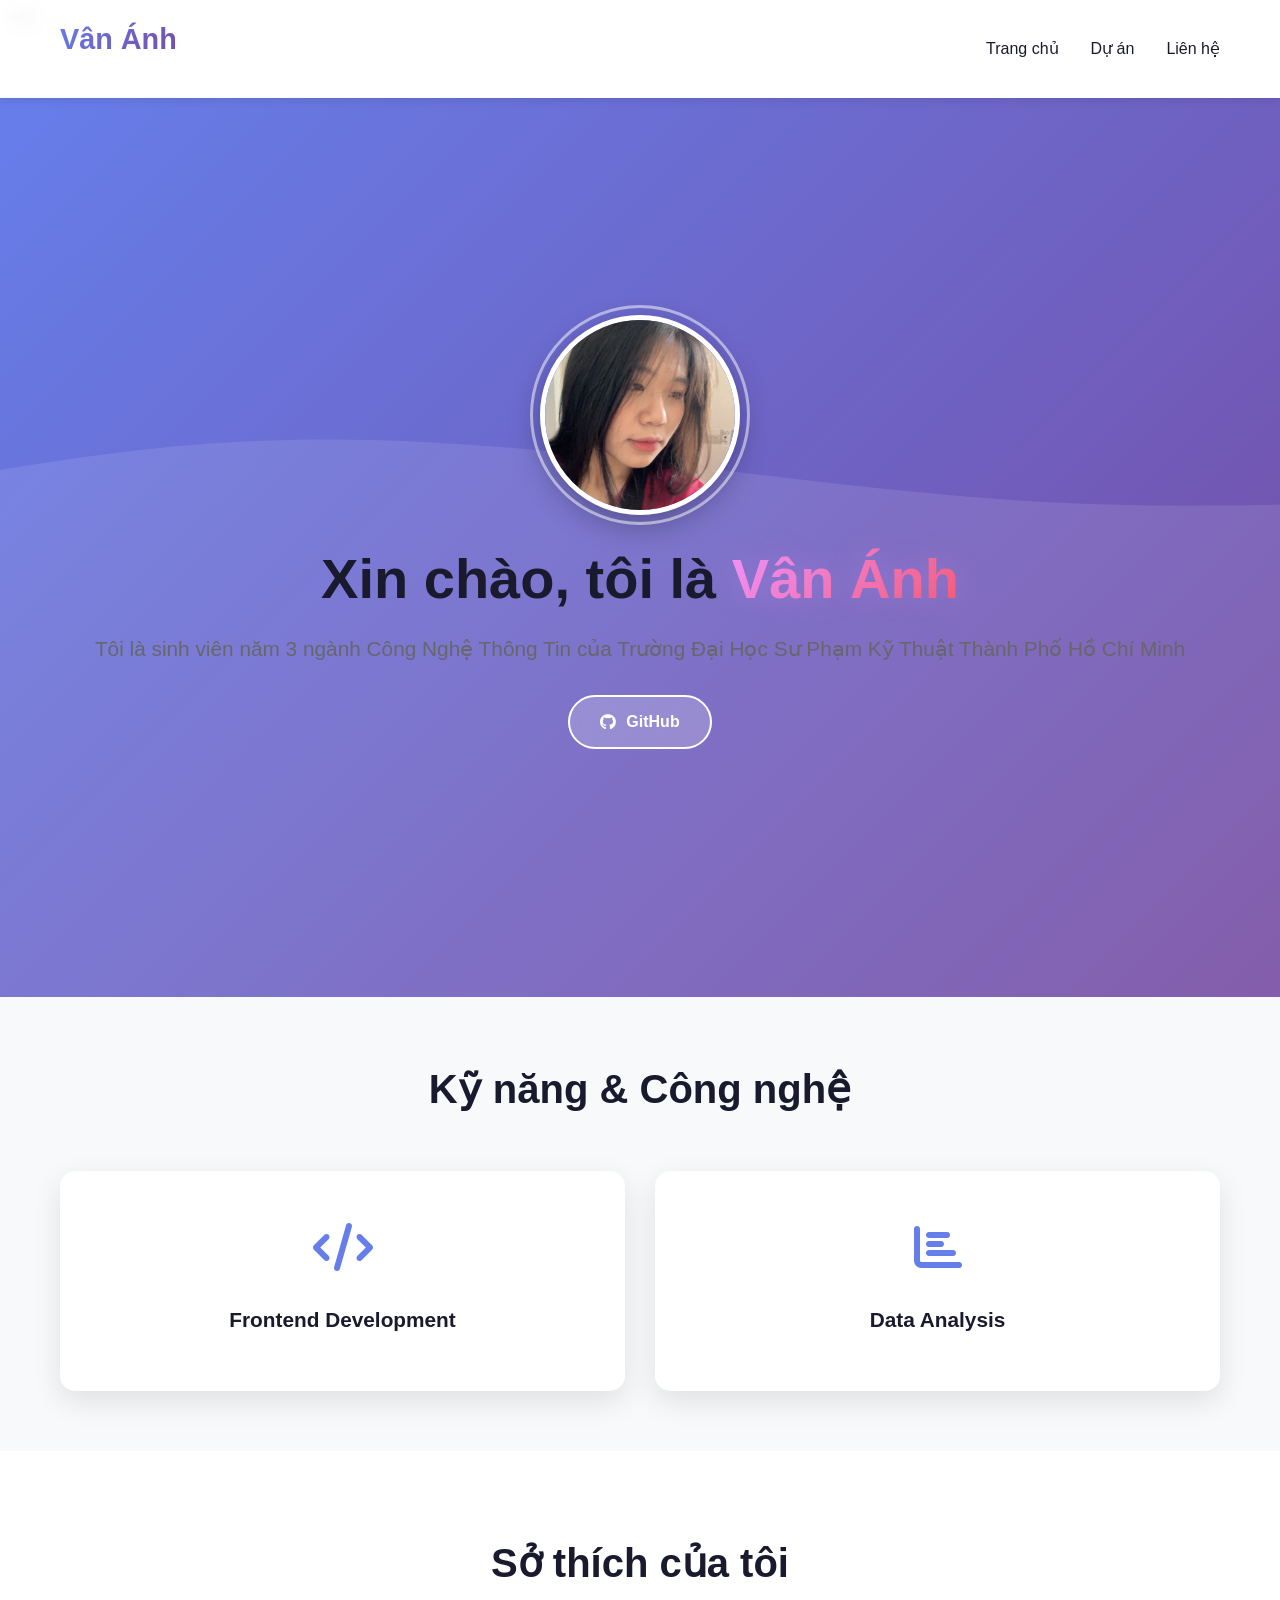
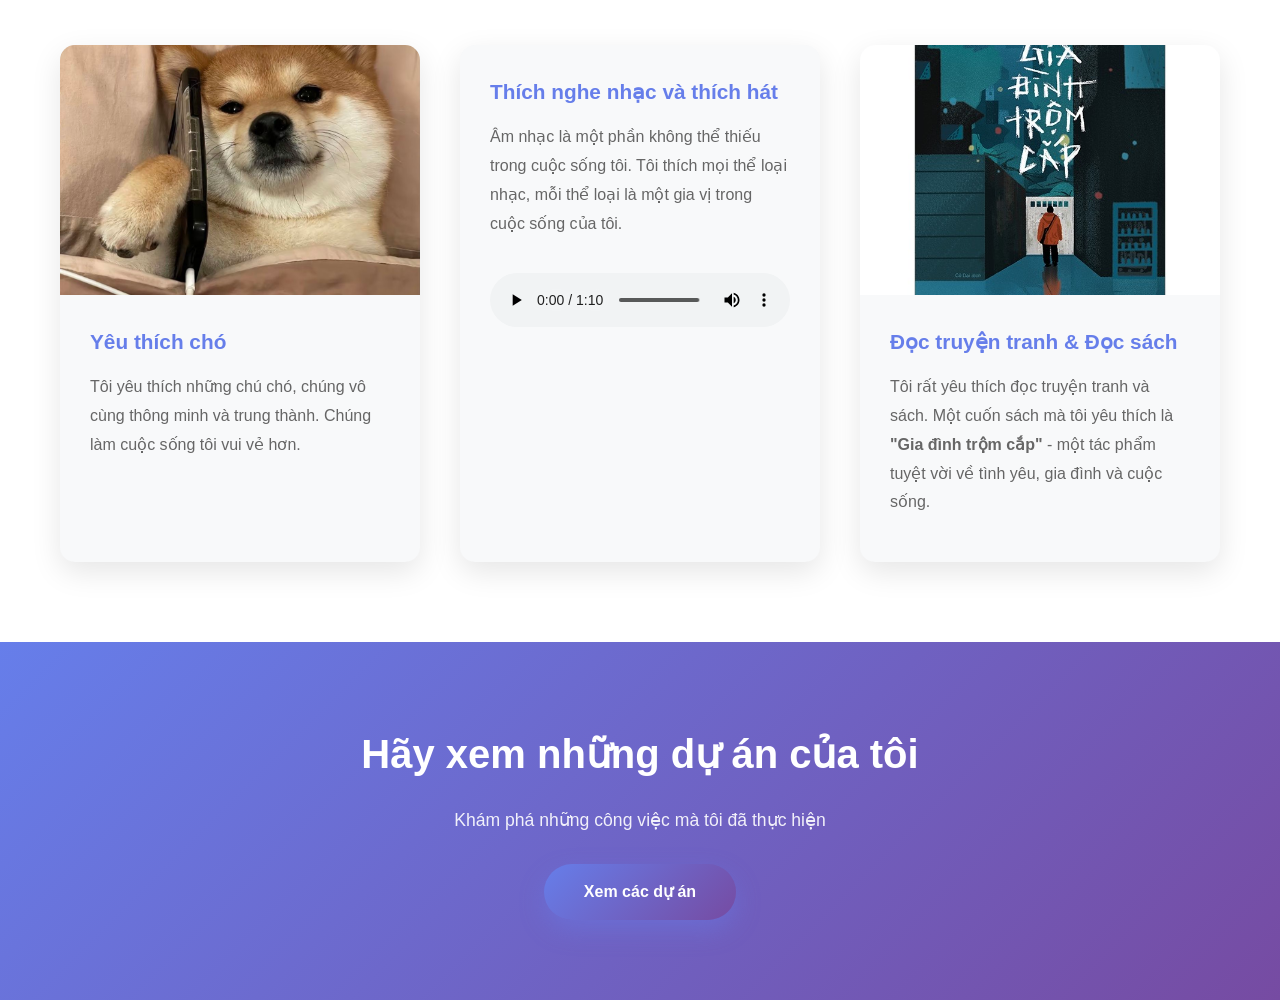
<file: index.html>
<!DOCTYPE html>
<html lang="vi">
<head>
    <meta charset="UTF-8">
    <meta name="viewport" content="width=device-width, initial-scale=1.0">
    <title>Vân Ánh</title>
    <link rel="stylesheet" href="assets/main.css">
    <link rel="stylesheet" href="https://cdnjs.cloudflare.com/ajax/libs/font-awesome/6.4.0/css/all.min.css">
</head>
<body>

<!-- Background Audio -->
<audio id="bgAudio" loop autoplay muted style="display: none;">
       <source src="assets/resources/audio/background.mp3" type="audio/mpeg">
</audio>
 <button class="music-toggle" id="musicToggle" title="Bật/Tắt nhạc nền">
        <i class="fas fa-volume-up"></i>
</button>

<!-- Navigation -->
<nav class="navbar">
    <div class="navbar-container">
        <h2 class="logo">Vân Ánh</h2>
        <ul class="nav-menu">
            <li><a href="index.html" class="active">Trang chủ</a></li>
            <li><a href="project.html">Dự án</a></li>
            <li><a href="contact.html">Liên hệ</a></li>
        </ul>
        <div class="hamburger">
            <span></span>
            <span></span>
            <span></span>
        </div>
    </div>
</nav>

<!-- Hero Section -->
<header class="hero" role="banner">
    <div class="hero-content">
        <div class="avatar-wrapper">
            <img src="assets/resources/image/avatar.jpg" class="avatar" alt="Avatar của Vân Ánh" loading="lazy" decoding="async">
            <div class="avatar-border"></div>
        </div>
        <h1 class="title">Xin chào, tôi là <span class="highlight">Vân Ánh</span></h1>
        <p class="subtitle">Tôi là sinh viên năm 3 ngành Công Nghệ Thông Tin của Trường Đại Học Sư Phạm Kỹ Thuật Thành Phố Hồ Chí Minh</p>
        <nav class="social-links" aria-label="Mạng xã hội">
            <a href="https://github.com/Anhhvann" target="_blank" rel="noopener noreferrer" class="social-btn">
                <i class="fab fa-github" aria-hidden="true"></i> GitHub
            </a>
        </nav>
    </div>
    <div class="animated-bg" aria-hidden="true"></div>
</header>
<!-- Features Section -->
<section class="features" aria-labelledby="skills-heading">
    <div class="container">
        <h2 id="skills-heading">Kỹ năng & Công nghệ</h2>
        <div class="features-grid">
            <article class="feature-card">
                <div class="feature-icon"><i class="fas fa-code" aria-hidden="true"></i></div>
                <h3>Frontend Development</h3>
            </article>
            <article class="feature-card">
                <div class="feature-icon"><i class="fas fa-chart-bar" aria-hidden="true"></i></div>
                <h3>Data Analysis</h3>
            </article>
        </div>
    </div>
</section>

<!-- Interests Section -->
<section class="interests" aria-labelledby="interests-heading">
    <div class="container">
        <h2 id="interests-heading">Sở thích của tôi</h2>
        <div class="interests-grid">
            <!-- Interest 1: Dogs -->
            <article class="interest-card">
                <div class="interest-image">
                    <img src="assets/resources/image/dog.jpg" alt="Yêu thích những chú chó" loading="lazy" decoding="async">
                </div>
                <div class="interest-content">
                    <h3>Yêu thích chó</h3>
                    <p>Tôi yêu thích những chú chó, chúng vô cùng thông minh và trung thành. Chúng làm cuộc sống tôi vui vẻ hơn.</p>
                </div>
            </article>

            <!-- Interest 2: Singing -->
            <article class="interest-card">
                <div class="interest-content">
                    <h3>Thích nghe nhạc và thích hát</h3>
                    <p>Âm nhạc là một phần không thể thiếu trong cuộc sống tôi. Tôi thích mọi thể loại nhạc, mỗi thể loại là một gia vị trong cuộc sống của tôi.</p>
                    <div class="voice-player">
                        <audio controls style="width: 100%; margin-top: 15px;">
                            <source src="assets/resources/audio/voice.mp3" type="audio/mpeg">
                            Trình duyệt của bạn không hỗ trợ audio.
                        </audio>
                    </div>
                </div>
            </article>

            <!-- Interest 3: Reading Comics -->
            <article class="interest-card">
                <div class="interest-image">
                    <img src="assets/resources/image/book.jpeg" alt="Yêu thích đọc truyện tranh và sách" loading="lazy" decoding="async">
                </div>
                <div class="interest-content">
                    <h3>Đọc truyện tranh & Đọc sách</h3>
                    <p>Tôi rất yêu thích đọc truyện tranh và sách. Một cuốn sách mà tôi yêu thích là <strong>"Gia đình trộm cắp"</strong> - một tác phẩm tuyệt vời về tình yêu, gia đình và cuộc sống.</p>
                </div>
            </article>
        </div>
    </div>
</section>

<!-- CTA Section -->
<section class="cta-section" aria-labelledby="cta-heading">
    <div class="container">
        <h2 id="cta-heading">Hãy xem những dự án của tôi</h2>
        <p>Khám phá những công việc mà tôi đã thực hiện</p>
        <a href="project.html" class="btn btn-primary">Xem các dự án</a>
    </div>
</section>

<script src="assets/main.js"></script>
</body>
</html>
</file>
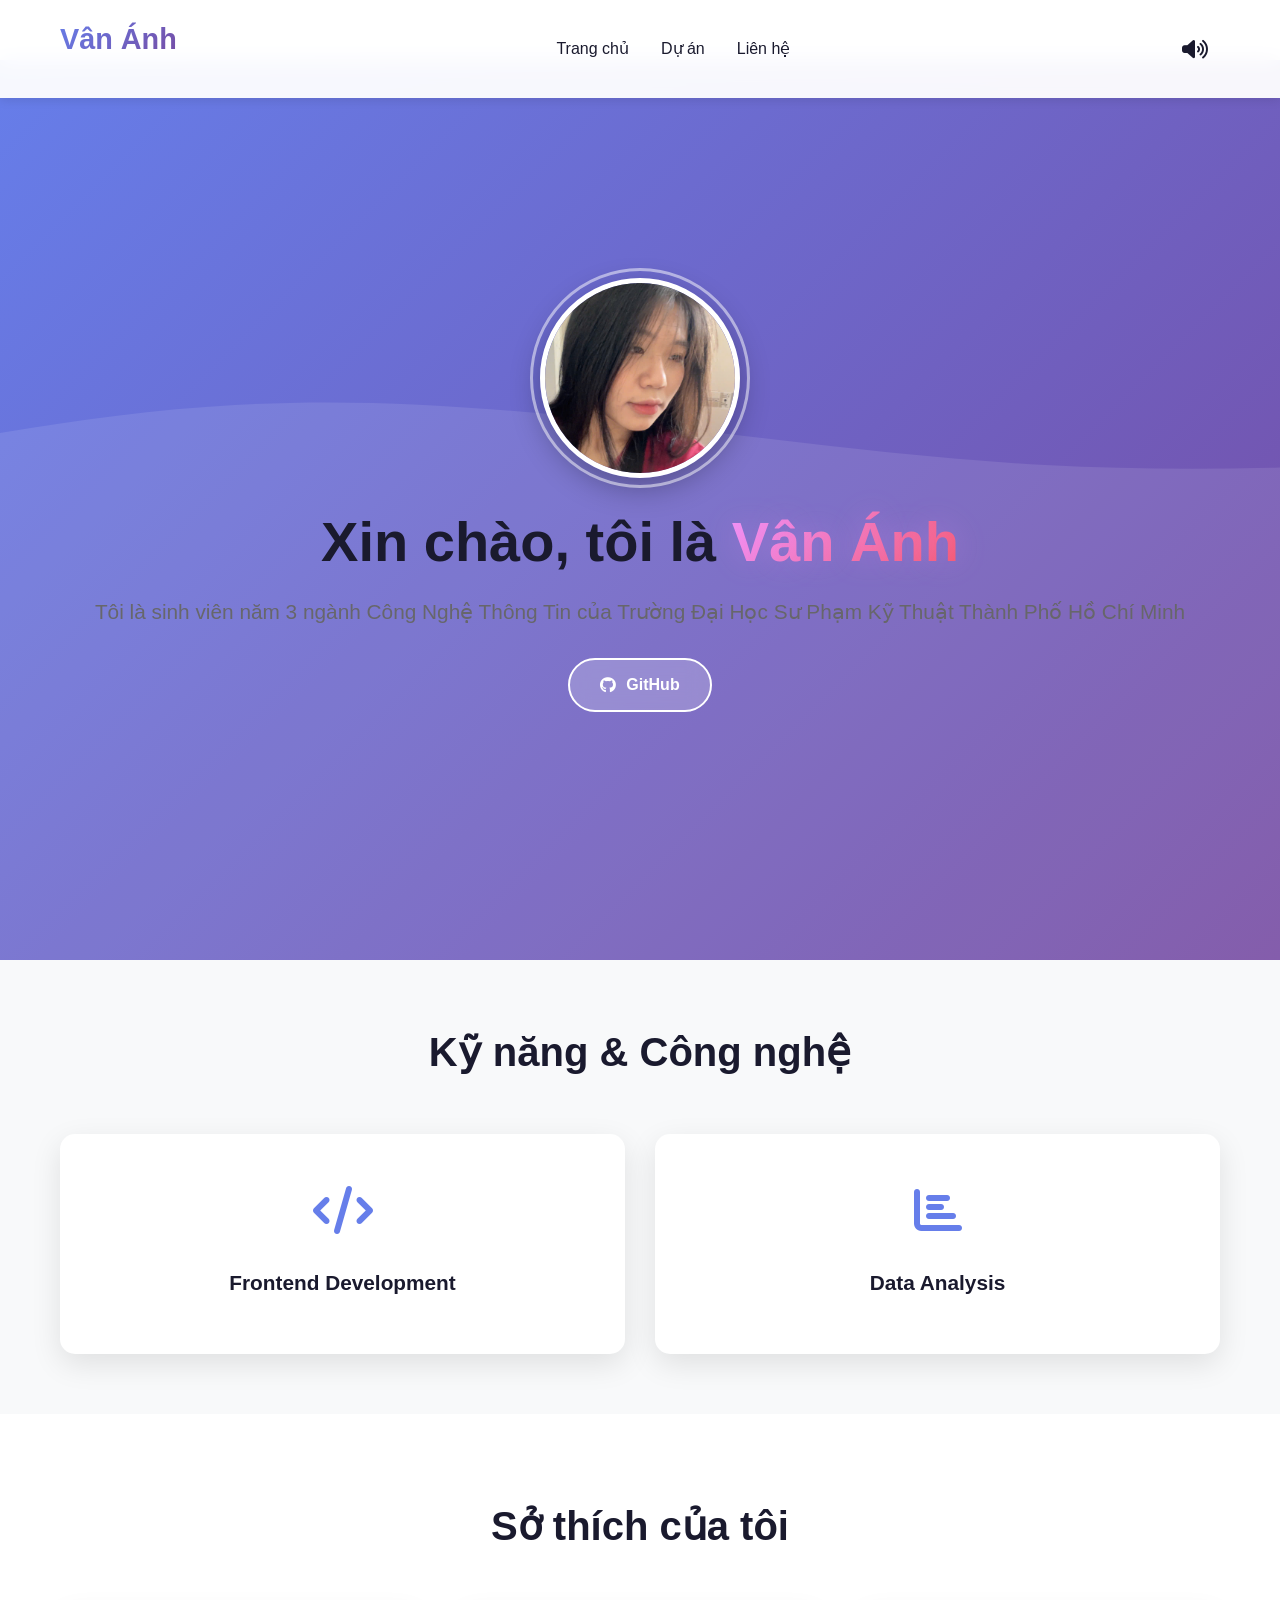
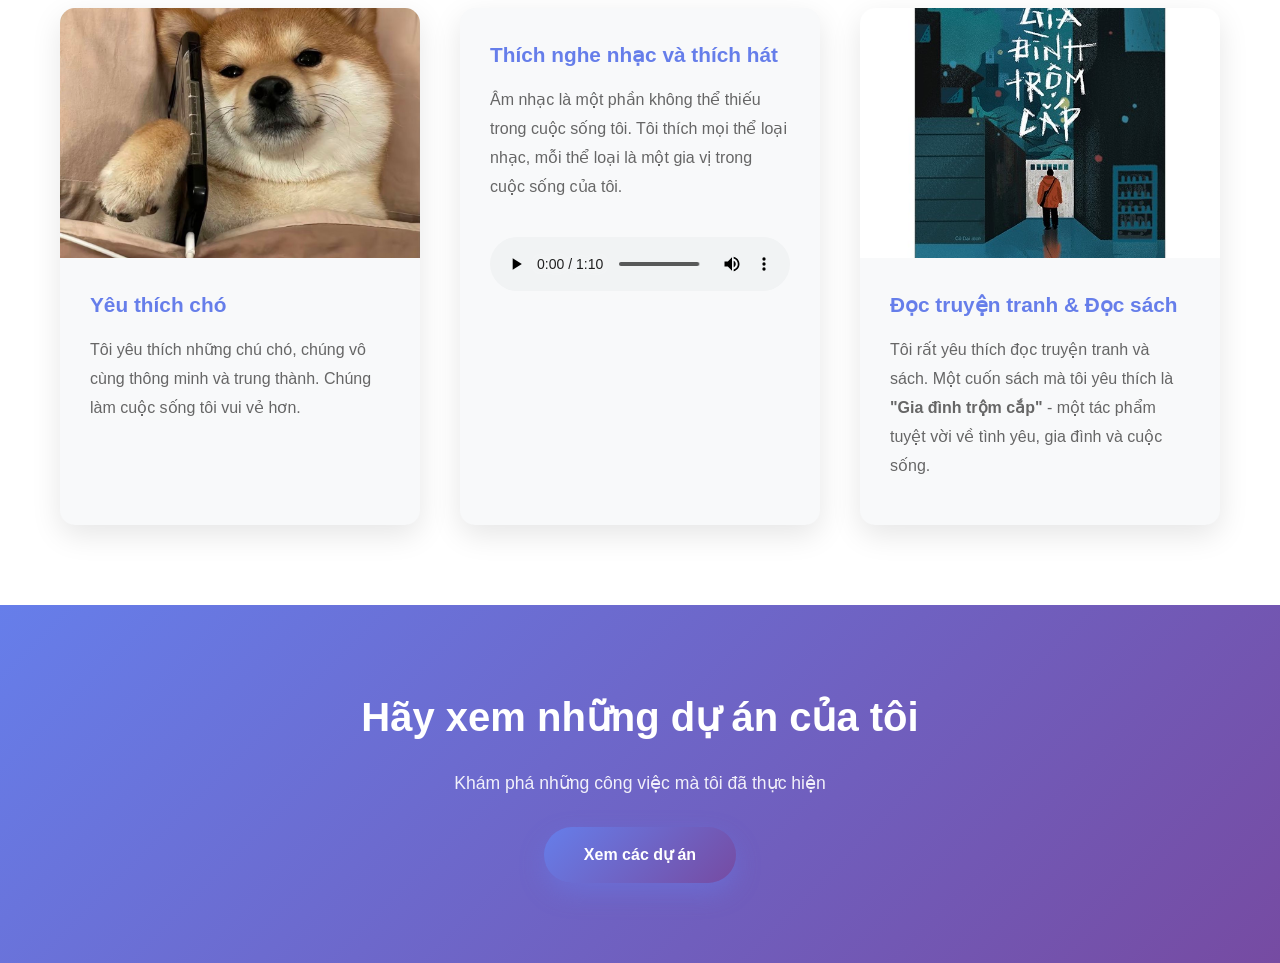
<file: target/classes/index.html>
<!DOCTYPE html>
<html lang="vi">
<head>
    <meta charset="UTF-8">
    <meta name="viewport" content="width=device-width, initial-scale=1.0">
    <title>Vân Ánh - Portfolio</title>
    <link rel="stylesheet" href="assets/main.css">
    <link rel="stylesheet" href="https://cdnjs.cloudflare.com/ajax/libs/font-awesome/6.4.0/css/all.min.css">
</head>
<body>

<!-- Background Audio -->
<audio id="bgAudio" loop style="display: none;">
    <source src="assets/resources/audio/background.mp3" type="audio/mpeg">
</audio>

<!-- Navigation -->
<nav class="navbar">
    <div class="navbar-container">
        <h2 class="logo">Vân Ánh</h2>
        <ul class="nav-menu">
            <li><a href="index.html" class="active">Trang chủ</a></li>
            <li><a href="project.html">Dự án</a></li>
            <li><a href="contact.html">Liên hệ</a></li>
        </ul>
        <!-- Music Toggle Button -->
        <button class="music-toggle" id="musicToggle" title="Bật/Tắt nhạc nền">
            <i class="fas fa-volume-up"></i>
        </button>
        <div class="hamburger">
            <span></span>
            <span></span>
            <span></span>
        </div>
    </div>
</nav>

<!-- Hero Section -->
<header class="hero" role="banner">
    <div class="hero-content">
        <div class="avatar-wrapper">
            <img src="assets/resources/image/avatar.jpg" class="avatar" alt="Avatar của Vân Ánh" loading="lazy" decoding="async">
            <div class="avatar-border"></div>
        </div>
        <h1 class="title">Xin chào, tôi là <span class="highlight">Vân Ánh</span></h1>
        <p class="subtitle">Tôi là sinh viên năm 3 ngành Công Nghệ Thông Tin của Trường Đại Học Sư Phạm Kỹ Thuật Thành Phố Hồ Chí Minh</p>
        <nav class="social-links" aria-label="Mạng xã hội">
            <a href="https://github.com/Anhhvann" target="_blank" rel="noopener noreferrer" class="social-btn">
                <i class="fab fa-github" aria-hidden="true"></i> GitHub
            </a>
        </nav>
    </div>
    <div class="animated-bg" aria-hidden="true"></div>
</header>
<!-- Features Section -->
<section class="features" aria-labelledby="skills-heading">
    <div class="container">
        <h2 id="skills-heading">Kỹ năng & Công nghệ</h2>
        <div class="features-grid">
            <article class="feature-card">
                <div class="feature-icon"><i class="fas fa-code" aria-hidden="true"></i></div>
                <h3>Frontend Development</h3>
            </article>
            <article class="feature-card">
                <div class="feature-icon"><i class="fas fa-chart-bar" aria-hidden="true"></i></div>
                <h3>Data Analysis</h3>
            </article>
        </div>
    </div>
</section>

<!-- Interests Section -->
<section class="interests" aria-labelledby="interests-heading">
    <div class="container">
        <h2 id="interests-heading">Sở thích của tôi</h2>
        <div class="interests-grid">
            <!-- Interest 1: Dogs -->
            <article class="interest-card">
                <div class="interest-image">
                    <img src="assets/resources/image/dog.jpg" alt="Yêu thích những chú chó" loading="lazy" decoding="async">
                </div>
                <div class="interest-content">
                    <h3>Yêu thích chó</h3>
                    <p>Tôi yêu thích những chú chó, chúng vô cùng thông minh và trung thành. Chúng làm cuộc sống tôi vui vẻ hơn.</p>
                </div>
            </article>

            <!-- Interest 2: Singing -->
            <article class="interest-card">
                <div class="interest-content">
                    <h3>Thích nghe nhạc và thích hát</h3>
                    <p>Âm nhạc là một phần không thể thiếu trong cuộc sống tôi. Tôi thích mọi thể loại nhạc, mỗi thể loại là một gia vị trong cuộc sống của tôi.</p>
                    <div class="voice-player">
                        <audio controls style="width: 100%; margin-top: 15px;">
                            <source src="assets/resources/audio/voice.mp3" type="audio/mpeg">
                            Trình duyệt của bạn không hỗ trợ audio.
                        </audio>
                    </div>
                </div>
            </article>

            <!-- Interest 3: Reading Comics -->
            <article class="interest-card">
                <div class="interest-image">
                    <img src="assets/resources/image/book.jpeg" alt="Yêu thích đọc truyện tranh và sách" loading="lazy" decoding="async">
                </div>
                <div class="interest-content">
                    <h3>Đọc truyện tranh & Đọc sách</h3>
                    <p>Tôi rất yêu thích đọc truyện tranh và sách. Một cuốn sách mà tôi yêu thích là <strong>"Gia đình trộm cắp"</strong> - một tác phẩm tuyệt vời về tình yêu, gia đình và cuộc sống.</p>
                </div>
            </article>
        </div>
    </div>
</section>

<!-- CTA Section -->
<section class="cta-section" aria-labelledby="cta-heading">
    <div class="container">
        <h2 id="cta-heading">Hãy xem những dự án của tôi</h2>
        <p>Khám phá những công việc mà tôi đã thực hiện</p>
        <a href="project.html" class="btn btn-primary">Xem các dự án</a>
    </div>
</section>

<script src="assets/main.js"></script>
</body>
</html>
</file>
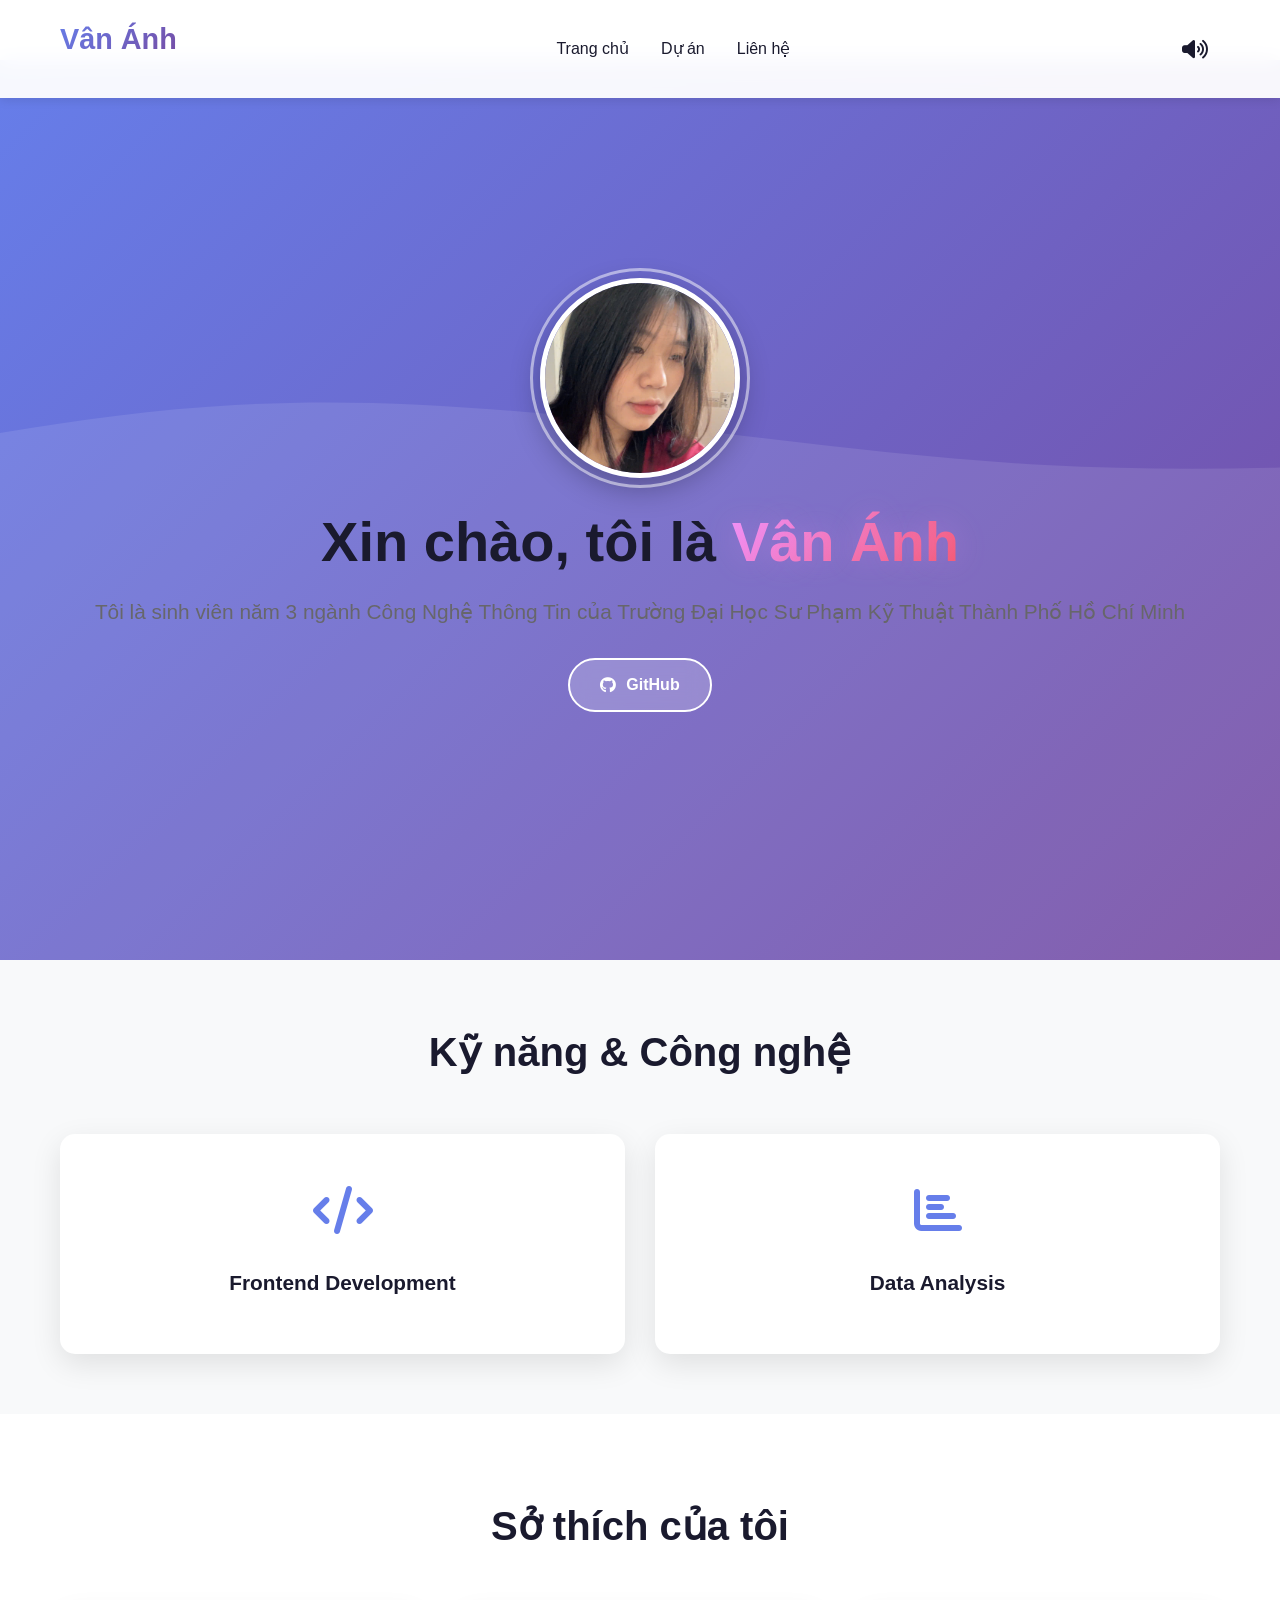
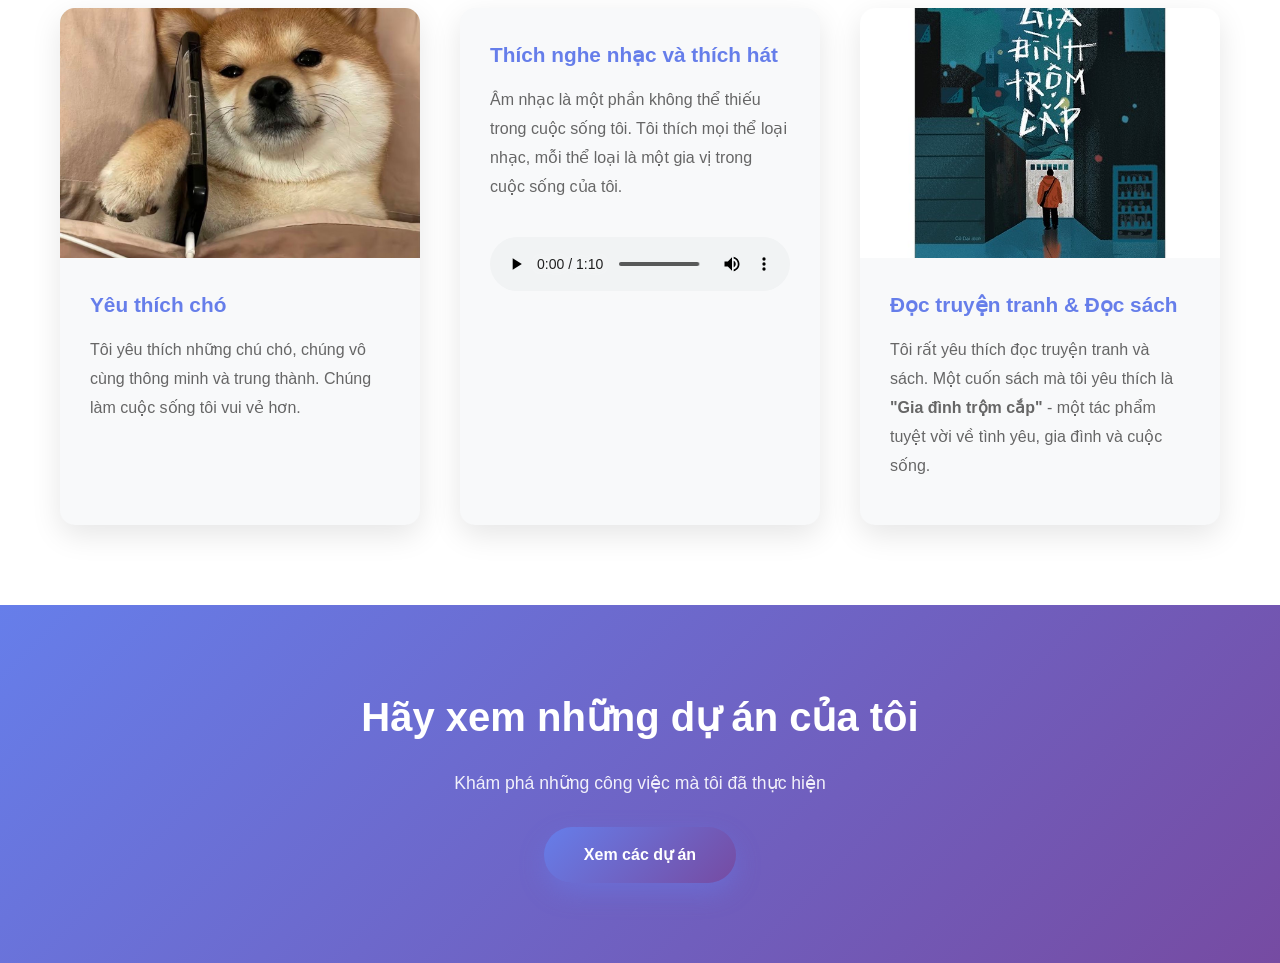
<file: target/Portfolio/index.html>
<!DOCTYPE html>
<html lang="vi">
<head>
    <meta charset="UTF-8">
    <meta name="viewport" content="width=device-width, initial-scale=1.0">
    <title>Vân Ánh - Portfolio</title>
    <link rel="stylesheet" href="assets/main.css">
    <link rel="stylesheet" href="https://cdnjs.cloudflare.com/ajax/libs/font-awesome/6.4.0/css/all.min.css">
</head>
<body>

<!-- Background Audio -->
<audio id="bgAudio" loop autoplay muted style="display: none;">
    <source src="assets/resources/audio/background.mp3" type="audio/mpeg">
</audio>

<!-- Navigation -->
<nav class="navbar">
    <div class="navbar-container">
        <h2 class="logo">Vân Ánh</h2>
        <ul class="nav-menu">
            <li><a href="index.html" class="active">Trang chủ</a></li>
            <li><a href="project.html">Dự án</a></li>
            <li><a href="contact.html">Liên hệ</a></li>
        </ul>
        <!-- Music Toggle Button -->
        <button class="music-toggle" id="musicToggle" title="Bật/Tắt nhạc nền">
            <i class="fas fa-volume-up"></i>
        </button>
        <div class="hamburger">
            <span></span>
            <span></span>
            <span></span>
        </div>
    </div>
</nav>

<!-- Hero Section -->
<header class="hero" role="banner">
    <div class="hero-content">
        <div class="avatar-wrapper">
            <img src="assets/resources/image/avatar.jpg" class="avatar" alt="Avatar của Vân Ánh" loading="lazy" decoding="async">
            <div class="avatar-border"></div>
        </div>
        <h1 class="title">Xin chào, tôi là <span class="highlight">Vân Ánh</span></h1>
        <p class="subtitle">Tôi là sinh viên năm 3 ngành Công Nghệ Thông Tin của Trường Đại Học Sư Phạm Kỹ Thuật Thành Phố Hồ Chí Minh</p>
        <nav class="social-links" aria-label="Mạng xã hội">
            <a href="https://github.com/Anhhvann" target="_blank" rel="noopener noreferrer" class="social-btn">
                <i class="fab fa-github" aria-hidden="true"></i> GitHub
            </a>
        </nav>
    </div>
    <div class="animated-bg" aria-hidden="true"></div>
</header>
<!-- Features Section -->
<section class="features" aria-labelledby="skills-heading">
    <div class="container">
        <h2 id="skills-heading">Kỹ năng & Công nghệ</h2>
        <div class="features-grid">
            <article class="feature-card">
                <div class="feature-icon"><i class="fas fa-code" aria-hidden="true"></i></div>
                <h3>Frontend Development</h3>
            </article>
            <article class="feature-card">
                <div class="feature-icon"><i class="fas fa-chart-bar" aria-hidden="true"></i></div>
                <h3>Data Analysis</h3>
            </article>
        </div>
    </div>
</section>

<!-- Interests Section -->
<section class="interests" aria-labelledby="interests-heading">
    <div class="container">
        <h2 id="interests-heading">Sở thích của tôi</h2>
        <div class="interests-grid">
            <!-- Interest 1: Dogs -->
            <article class="interest-card">
                <div class="interest-image">
                    <img src="assets/resources/image/dog.jpg" alt="Yêu thích những chú chó" loading="lazy" decoding="async">
                </div>
                <div class="interest-content">
                    <h3>Yêu thích chó</h3>
                    <p>Tôi yêu thích những chú chó, chúng vô cùng thông minh và trung thành. Chúng làm cuộc sống tôi vui vẻ hơn.</p>
                </div>
            </article>

            <!-- Interest 2: Singing -->
            <article class="interest-card">
                <div class="interest-content">
                    <h3>Thích nghe nhạc và thích hát</h3>
                    <p>Âm nhạc là một phần không thể thiếu trong cuộc sống tôi. Tôi thích mọi thể loại nhạc, mỗi thể loại là một gia vị trong cuộc sống của tôi.</p>
                    <div class="voice-player">
                        <audio controls style="width: 100%; margin-top: 15px;">
                            <source src="assets/resources/audio/voice.mp3" type="audio/mpeg">
                            Trình duyệt của bạn không hỗ trợ audio.
                        </audio>
                    </div>
                </div>
            </article>

            <!-- Interest 3: Reading Comics -->
            <article class="interest-card">
                <div class="interest-image">
                    <img src="assets/resources/image/book.jpeg" alt="Yêu thích đọc truyện tranh và sách" loading="lazy" decoding="async">
                </div>
                <div class="interest-content">
                    <h3>Đọc truyện tranh & Đọc sách</h3>
                    <p>Tôi rất yêu thích đọc truyện tranh và sách. Một cuốn sách mà tôi yêu thích là <strong>"Gia đình trộm cắp"</strong> - một tác phẩm tuyệt vời về tình yêu, gia đình và cuộc sống.</p>
                </div>
            </article>
        </div>
    </div>
</section>

<!-- CTA Section -->
<section class="cta-section" aria-labelledby="cta-heading">
    <div class="container">
        <h2 id="cta-heading">Hãy xem những dự án của tôi</h2>
        <p>Khám phá những công việc mà tôi đã thực hiện</p>
        <a href="project.html" class="btn btn-primary">Xem các dự án</a>
    </div>
</section>

<script src="assets/main.js"></script>
</body>
</html>
</file>
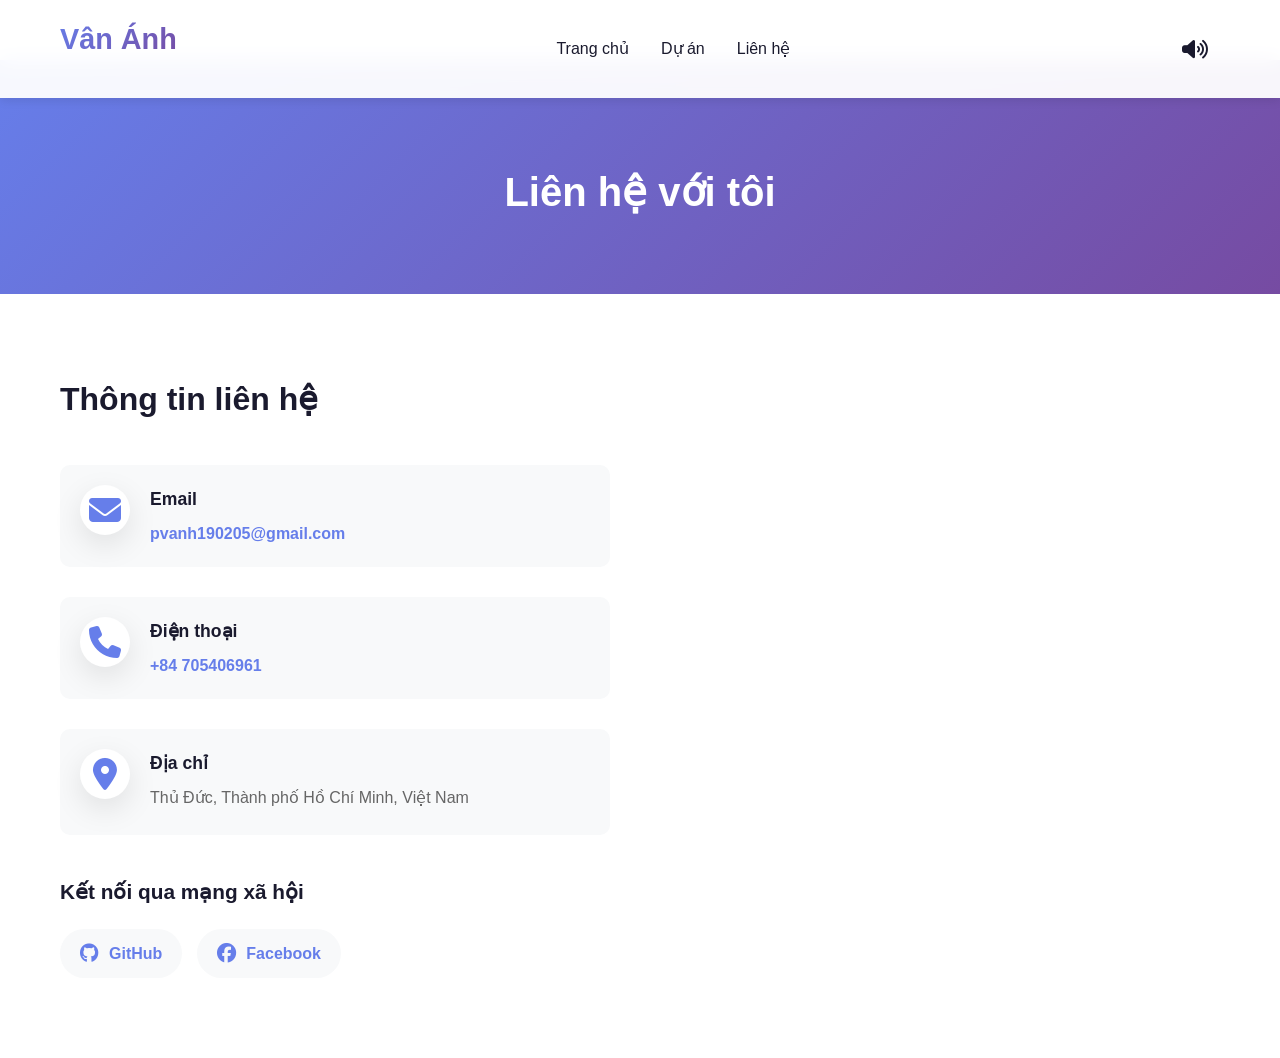
<file: contact.html>
<!DOCTYPE html>
<html lang="vi">
<head>
    <meta charset="UTF-8">
    <meta name="viewport" content="width=device-width, initial-scale=1.0">
    <title>Liên hệ - Vân Ánh</title>
    <link rel="stylesheet" href="assets/main.css">
    <link rel="stylesheet" href="https://cdnjs.cloudflare.com/ajax/libs/font-awesome/6.4.0/css/all.min.css">
</head>
<body>
<!-- Navigation -->
<nav class="navbar">
    <div class="navbar-container">
        <h2 class="logo">Vân Ánh</h2>
        <ul class="nav-menu">
            <li><a href="index.html">Trang chủ</a></li>
            <li><a href="project.html">Dự án</a></li>
            <li><a href="contact.html" class="active">Liên hệ</a></li>
        </ul>
        <audio id="bgAudio" loop autoplay muted style="display: none;">
            <source src="assets/resources/audio/background.mp3" type="audio/mpeg">
        </audio>
        <button class="music-toggle" id="musicToggle" title="Bật/Tắt nhạc nền">
            <i class="fas fa-volume-up"></i>
        </button>
        <div class="hamburger">
            <span></span>
            <span></span>
            <span></span>
        </div>
    </div>
</nav>

<!-- Page Header -->
<section class="page-header">
    <div class="container">
        <h1>Liên hệ với tôi</h1>
    </div>
</section>

<!-- Contact Section -->
<section class="contact-section">
    <div class="container">
        <div class="contact-wrapper">
            <!-- Contact Info -->
            <div class="contact-info">
                <h2>Thông tin liên hệ</h2>
                
                <div class="info-item">
                    <div class="info-icon">
                        <i class="fas fa-envelope"></i>
                    </div>
                    <div class="info-content">
                        <h3>Email</h3>
                        <a href="mailto:pvanh190205@gmail.com">pvanh190205@gmail.com</a>
                    </div>
                </div>

                <div class="info-item">
                    <div class="info-icon">
                        <i class="fas fa-phone"></i>
                    </div>
                    <div class="info-content">
                        <h3>Điện thoại</h3>
                        <a href="tel:+84705406961">+84 705406961</a>
                    </div>
                </div>

                <div class="info-item">
                    <div class="info-icon">
                        <i class="fas fa-map-marker-alt"></i>
                    </div>
                    <div class="info-content">
                        <h3>Địa chỉ</h3>
                        <p>Thủ Đức, Thành phố Hồ Chí Minh, Việt Nam</p>
                    </div>
                </div>

                <h3>Kết nối qua mạng xã hội</h3>
                <div class="social-links-contact">
                    <a href="https://github.com/Anhhvann" target="_blank" class="social-link-item">
                        <i class="fab fa-github"></i>
                        <span>GitHub</span>
                    </a>
                    <a href="https://www.facebook.com/Ans1902" class="social-link-item">
                        <i class="fab fa-facebook"></i>
                        <span>Facebook</span>
                    </a>
                </div>
            </div>
        </div>
    </div>
</section>


<style>
/* Contact Section Styles */
.contact-section {
    background: white;
    padding: 80px 0;
}

.contact-wrapper {
    display: grid;
    grid-template-columns: 1fr 1fr;
    gap: 60px;
}

.contact-info {
    animation: slideInLeft 0.8s ease-out;
}

.contact-info h2 {
    text-align: left;
    margin-bottom: 40px;
    font-size: 2rem;
}

.info-item {
    display: flex;
    gap: 20px;
    margin-bottom: 30px;
    padding: 20px;
    background: var(--light-bg);
    border-radius: 10px;
    transition: all 0.3s ease;
}

.info-item:hover {
    transform: translateX(10px);
    box-shadow: var(--shadow);
}

.info-icon {
    flex-shrink: 0;
}

.info-icon i {
    font-size: 2rem;
    color: var(--primary-color);
    width: 50px;
    height: 50px;
    display: flex;
    align-items: center;
    justify-content: center;
    background: white;
    border-radius: 50%;
    box-shadow: var(--shadow);
}

.info-content h3 {
    margin: 0 0 8px 0;
    font-size: 1.1rem;
}

.info-content p,
.info-content a {
    margin: 5px 0;
    color: var(--text-light);
}

.info-content a {
    color: var(--primary-color);
    font-weight: 600;
}

.contact-info > h3 {
    margin-top: 40px;
    margin-bottom: 20px;
    font-size: 1.3rem;
}

.social-links-contact {
    display: flex;
    flex-wrap: wrap;
    gap: 15px;
}

.social-link-item {
    display: flex;
    align-items: center;
    gap: 10px;
    padding: 12px 20px;
    background: var(--light-bg);
    color: var(--primary-color);
    border-radius: 25px;
    font-weight: 600;
    transition: all 0.3s ease;
}

.social-link-item:hover {
    background: var(--primary-color);
    color: white;
    transform: translateY(-5px);
}

.social-link-item i {
    font-size: 1.2rem;
}

/* Contact Form */
.contact-form-wrapper {
    animation: slideInRight 0.8s ease-out;
}

.contact-form-wrapper h2 {
    text-align: left;
    margin-bottom: 30px;
    font-size: 2rem;
}

.contact-form {
    background: var(--light-bg);
    padding: 30px;
    border-radius: 15px;
    box-shadow: var(--shadow);
}

.form-group {
    margin-bottom: 25px;
}

.form-group label {
    display: block;
    margin-bottom: 10px;
    font-weight: 600;
    color: var(--text-dark);
}

.form-input {
    width: 100%;
    padding: 12px 15px;
    border: 2px solid var(--border-color);
    border-radius: 8px;
    font-size: 1rem;
    font-family: inherit;
    transition: all 0.3s ease;
    outline: none;
}

.form-input:focus {
    border-color: var(--primary-color);
    box-shadow: 0 0 0 3px rgba(102, 126, 234, 0.1);
}

.form-input:invalid:not(:placeholder-shown) {
    border-color: #e74c3c;
}

.form-error {
    display: block;
    color: #e74c3c;
    font-size: 0.85rem;
    margin-top: 5px;
}

.submit-btn {
    width: 100%;
    padding: 15px;
    font-size: 1.1rem;
    margin-top: 10px;
}

.form-message {
    text-align: center;
    margin-top: 15px;
    padding: 15px;
    border-radius: 8px;
    display: none;
}

.form-message.success {
    display: block;
    background: #d4edda;
    color: #155724;
    border: 1px solid #c3e6cb;
}

.form-message.error {
    display: block;
    background: #f8d7da;
    color: #721c24;
    border: 1px solid #f5c6cb;
}

.map-section {
    margin-top: 60px;
}

@media (max-width: 768px) {
    .contact-wrapper {
        grid-template-columns: 1fr;
        gap: 40px;
    }

    .contact-info h2,
    .contact-form-wrapper h2 {
        text-align: center;
    }

    .info-item {
        flex-direction: column;
        text-align: center;
    }

    .info-icon {
        display: flex;
        justify-content: center;
    }

    .social-links-contact {
        justify-content: center;
    }

    .form-group input,
    .form-group textarea {
        width: 100%;
    }
}
</style>

<script>
// Contact Form Handler
const contactForm = document.getElementById('contactForm');
const formMessage = document.getElementById('formMessage');

if (contactForm) {
    contactForm.addEventListener('submit', function(e) {
        e.preventDefault();
        
        // Get form data
        const name = document.getElementById('name').value.trim();
        const email = document.getElementById('email').value.trim();
        const subject = document.getElementById('subject').value.trim();
        const message = document.getElementById('message').value.trim();
        
        // Validate
        if (!name || !email || !subject || !message) {
            showMessage('Vui lòng điền đầy đủ tất cả các trường bắt buộc', 'error');
            return;
        }
        
        // Email validation
        const emailRegex = /^[^\s@]+@[^\s@]+\.[^\s@]+$/;
        if (!emailRegex.test(email)) {
            showMessage('Vui lòng nhập email hợp lệ', 'error');
            return;
        }
        
        // Simulate sending
        const submitBtn = contactForm.querySelector('.submit-btn');
        const originalBtnText = submitBtn.innerHTML;
        submitBtn.disabled = true;
        submitBtn.innerHTML = '<i class="fas fa-spinner fa-spin"></i> Đang gửi...';
        
        setTimeout(() => {
            // Show success message
            showMessage('Cảm ơn bạn! Tôi sẽ liên hệ lại với bạn sớm nhất.', 'success');
            
            // Reset form
            contactForm.reset();
            
            // Restore button
            submitBtn.disabled = false;
            submitBtn.innerHTML = originalBtnText;
        }, 2000);
    });
}

function showMessage(text, type) {
    formMessage.textContent = text;
    formMessage.className = `form-message ${type}`;
    
    setTimeout(() => {
        formMessage.className = 'form-message';
    }, 5000);
}

// Form input animation
const inputs = document.querySelectorAll('.form-input');
inputs.forEach(input => {
    input.addEventListener('focus', () => {
        input.parentElement.classList.add('focused');
    });
    
    input.addEventListener('blur', () => {
        input.parentElement.classList.remove('focused');
    });
});
</script>

<script src="assets/main.js"></script>
</body>
</html>
</file>
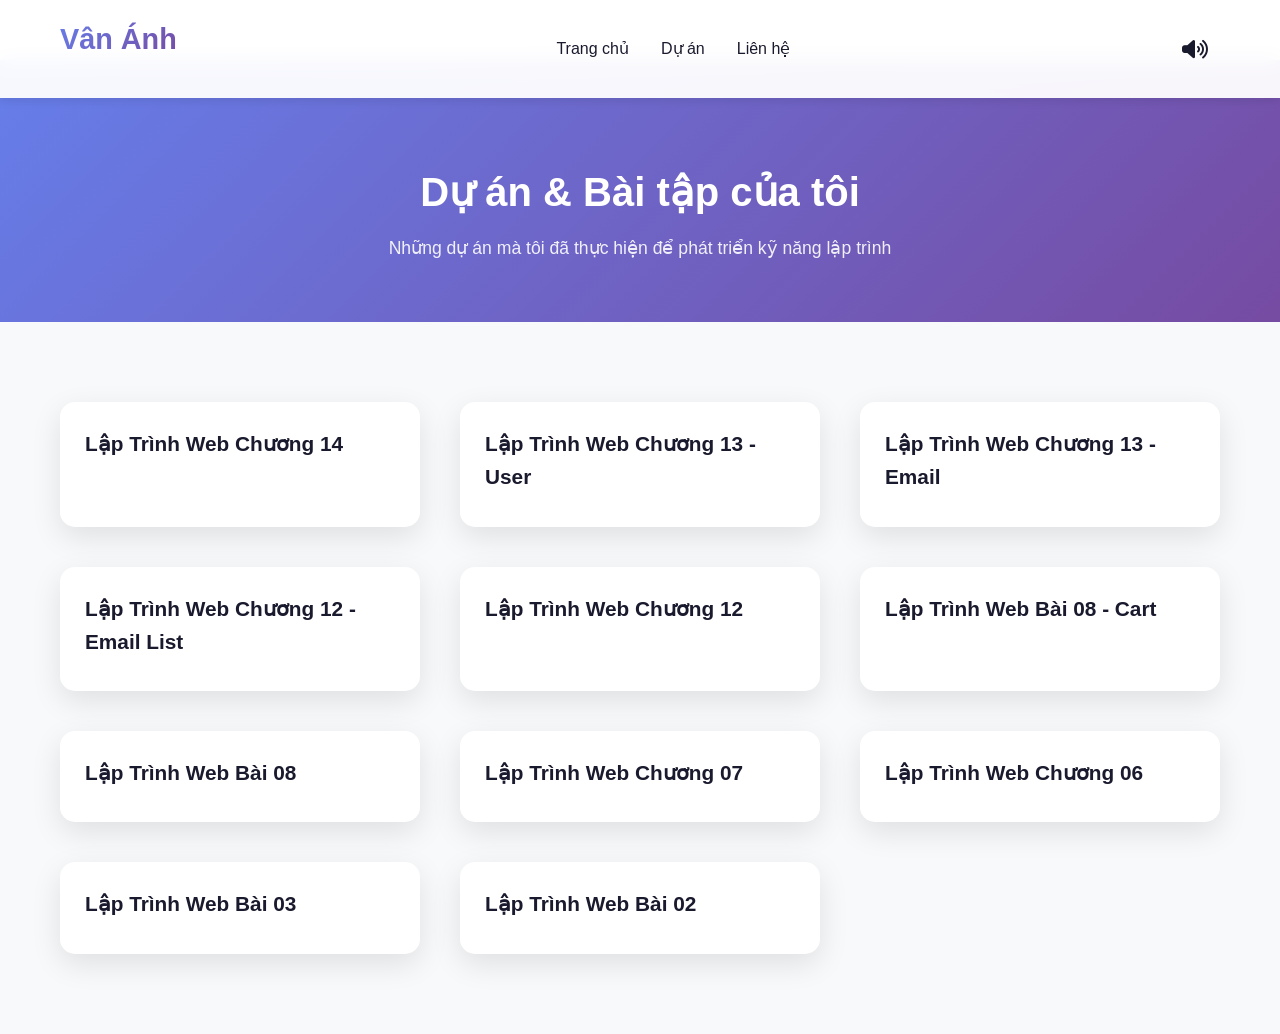
<file: project.html>
<!DOCTYPE html>
<html lang="vi">
<head>
    <meta charset="UTF-8">
    <meta name="viewport" content="width=device-width, initial-scale=1.0">
    <title>Dự án - Vân Ánh</title>
    <link rel="stylesheet" href="assets/main.css">
    <link rel="stylesheet" href="https://cdnjs.cloudflare.com/ajax/libs/font-awesome/6.4.0/css/all.min.css">
</head>
<body>

<!-- Navigation -->
<nav class="navbar">
    <div class="navbar-container">
        <h2 class="logo">Vân Ánh</h2>
        <ul class="nav-menu">
            <li><a href="index.html">Trang chủ</a></li>
            <li><a href="project.html" class="active">Dự án</a></li>
            <li><a href="contact.html">Liên hệ</a></li>
        </ul>
        <audio id="bgAudio" loop autoplay muted style="display: none;">
            <source src="assets/resources/audio/background.mp3" type="audio/mpeg">
        </audio>
        <button class="music-toggle" id="musicToggle" title="Bật/Tắt nhạc nền">
            <i class="fas fa-volume-up"></i>
        </button>
        <div class="hamburger">
            <span></span>
            <span></span>
            <span></span>
        </div>
    </div>
</nav>

<!-- Page Header -->
<section class="page-header" aria-label="Tiêu đề trang">
    <div class="container">
        <h1>Dự án & Bài tập của tôi</h1>
        <p>Những dự án mà tôi đã thực hiện để phát triển kỹ năng lập trình</p>
    </div>
</section>

<!-- Projects Section -->
<section class="projects-section" aria-labelledby="projects-heading">
    <div class="container">
        <h2 id="projects-heading" class="sr-only">Dự án của tôi</h2>
        <div class="projects-grid" role="list">

            <!-- Project 1: LapTrinhWebChuong14 -->
            <a href="https://laptrinhwebchuong14.onrender.com/" target="_blank" rel="noopener noreferrer" class="project-card" role="listitem">
                <div class="project-content">
                    <h3>Lập Trình Web Chương 14</h3>
                </div>
            </a>

            <!-- Project 2: LapTrinhWebChuong13_User -->
            <a href="https://laptrinhwebchuong13-user.onrender.com/" target="_blank" rel="noopener noreferrer" class="project-card" role="listitem">
                <div class="project-content">
                    <h3>Lập Trình Web Chương 13 - User</h3>
                </div>
            </a>

            <!-- Project 3: LapTrinhWebChuong13_Email -->
            <a href="https://laptrinhwebchuong13-email.onrender.com/" target="_blank" rel="noopener noreferrer" class="project-card" role="listitem">
                <div class="project-content">
                    <h3>Lập Trình Web Chương 13 - Email</h3>
                </div>
            </a>

            <!-- Project 4: LapTrinhWebChuong12_EmailList -->
            <a href="https://laptrinhwebchuong12-emaillist.onrender.com/" target="_blank" rel="noopener noreferrer" class="project-card" role="listitem">
                <div class="project-content">
                    <h3>Lập Trình Web Chương 12 - Email List</h3>
                </div>
            </a>

            <!-- Project 6: LapTrinhWebChuong12 -->
            <a href="https://laptrinhwebchuong12.onrender.com/" target="_blank" rel="noopener noreferrer" class="project-card" role="listitem">
                <div class="project-content">
                    <h3>Lập Trình Web Chương 12</h3>
                </div>
            </a>

            <!-- Project 7: LapTrinhWebBai08_Cart -->
            <a href="https://laptrinhwebbai08-cart.onrender.com/" target="_blank" rel="noopener noreferrer" class="project-card" role="listitem">
                <div class="project-content">
                    <h3>Lập Trình Web Bài 08 - Cart</h3>
                </div>
            </a>

            <!-- Project 8: LapTrinhWebBai08 -->
            <a href="https://laptrinhwebbai08.onrender.com/" target="_blank" rel="noopener noreferrer" class="project-card" role="listitem">
                <div class="project-content">
                    <h3>Lập Trình Web Bài 08</h3>
                </div>
            </a>

            <!-- Project 9: LapTrinhWebChuong07 -->
            <a href="https://laptrinhwebchuong07.onrender.com/" target="_blank" rel="noopener noreferrer" class="project-card" role="listitem">
                <div class="project-content">
                    <h3>Lập Trình Web Chương 07</h3>
                </div>
            </a>

            <!-- Project 10: LapTrinhWebChuong06 -->
            <a href="https://laptrinhwebchuong06.onrender.com/" target="_blank" rel="noopener noreferrer" class="project-card" role="listitem">
                <div class="project-content">
                    <h3>Lập Trình Web Chương 06</h3>
                </div>
            </a>

            <!-- Project 11: LapTrinhWebBai03 -->
            <a href="https://laptrinhwebbai03.onrender.com/" target="_blank" rel="noopener noreferrer" class="project-card" role="listitem">
                <div class="project-content">
                    <h3>Lập Trình Web Bài 03</h3>
                </div>
            </a>

            <!-- Project 12: LapTrinhWebBai02 -->
            <a href="https://laptrinhwebbai02.onrender.com/" target="_blank" rel="noopener noreferrer" class="project-card" role="listitem">
                <div class="project-content">
                    <h3>Lập Trình Web Bài 02</h3>
                </div>
            </a>

        </div>
    </div>
</section>



<script src="assets/main.js"></script>
</body>
</html>
</file>
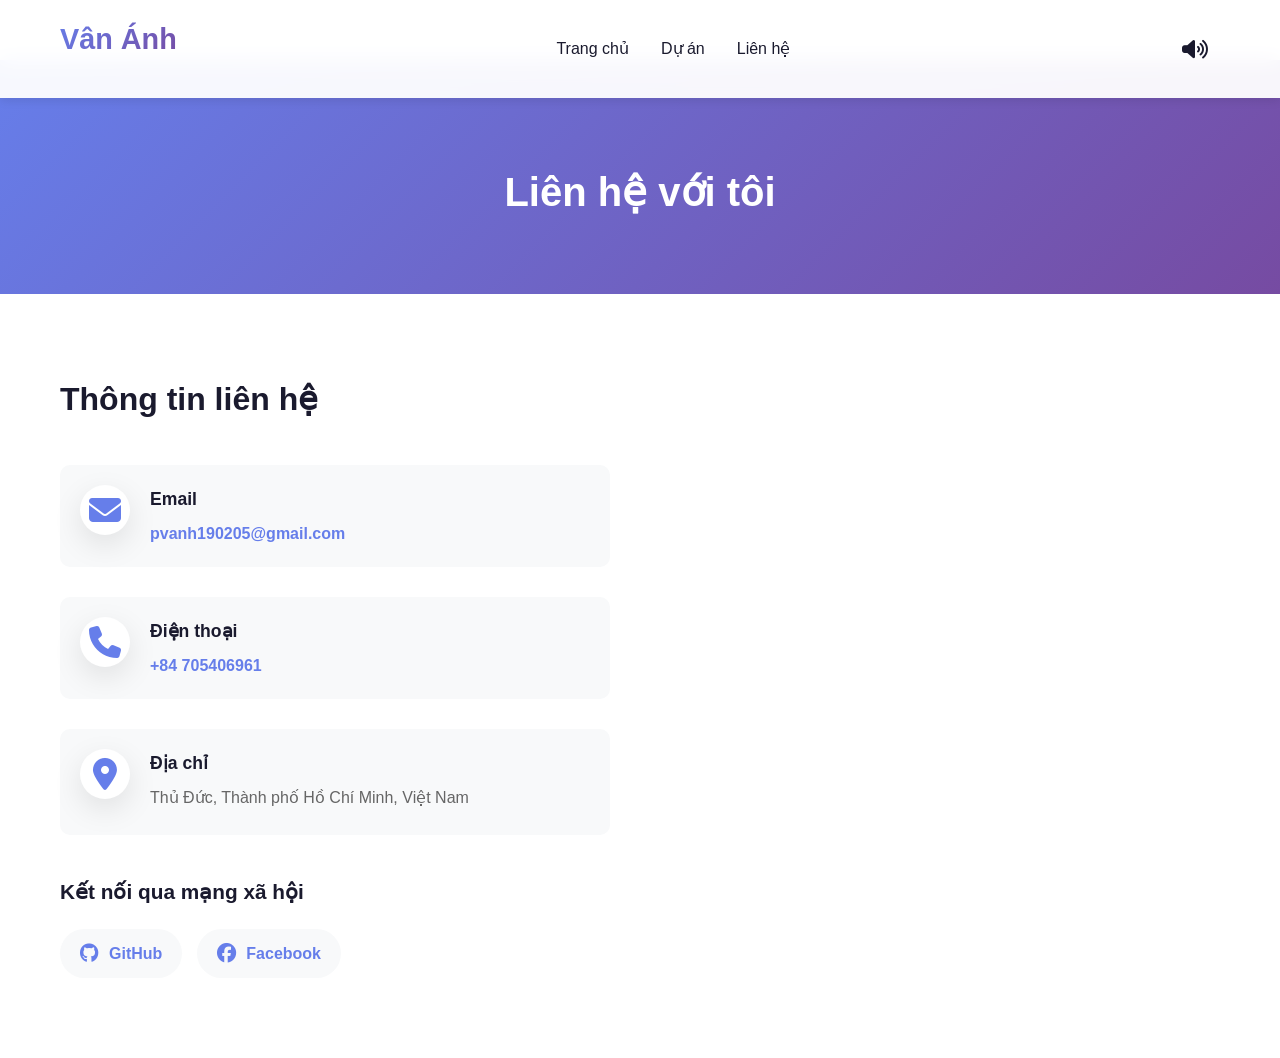
<file: target/classes/contact.html>
<!DOCTYPE html>
<html lang="vi">
<head>
    <meta charset="UTF-8">
    <meta name="viewport" content="width=device-width, initial-scale=1.0">
    <title>Liên hệ - Vân Ánh</title>
    <link rel="stylesheet" href="assets/main.css">
    <link rel="stylesheet" href="https://cdnjs.cloudflare.com/ajax/libs/font-awesome/6.4.0/css/all.min.css">
</head>
<body>

<!-- Navigation -->
<nav class="navbar">
    <div class="navbar-container">
        <h2 class="logo">Vân Ánh</h2>
        <ul class="nav-menu">
            <li><a href="index.html">Trang chủ</a></li>
            <li><a href="project.html">Dự án</a></li>
            <li><a href="contact.html" class="active">Liên hệ</a></li>
        </ul>
        <audio id="bgAudio" loop style="display: none;">
            <source src="assets/resources/audio/background.mp3" type="audio/mpeg">
        </audio>
        <button class="music-toggle" id="musicToggle" title="Bật/Tắt nhạc nền">
            <i class="fas fa-volume-up"></i>
        </button>
        <div class="hamburger">
            <span></span>
            <span></span>
            <span></span>
        </div>
    </div>
</nav>

<!-- Page Header -->
<section class="page-header">
    <div class="container">
        <h1>Liên hệ với tôi</h1>
    </div>
</section>

<!-- Contact Section -->
<section class="contact-section">
    <div class="container">
        <div class="contact-wrapper">
            <!-- Contact Info -->
            <div class="contact-info">
                <h2>Thông tin liên hệ</h2>
                
                <div class="info-item">
                    <div class="info-icon">
                        <i class="fas fa-envelope"></i>
                    </div>
                    <div class="info-content">
                        <h3>Email</h3>
                        <a href="mailto:pvanh190205@gmail.com">pvanh190205@gmail.com</a>
                    </div>
                </div>

                <div class="info-item">
                    <div class="info-icon">
                        <i class="fas fa-phone"></i>
                    </div>
                    <div class="info-content">
                        <h3>Điện thoại</h3>
                        <a href="tel:+84705406961">+84 705406961</a>
                    </div>
                </div>

                <div class="info-item">
                    <div class="info-icon">
                        <i class="fas fa-map-marker-alt"></i>
                    </div>
                    <div class="info-content">
                        <h3>Địa chỉ</h3>
                        <p>Thủ Đức, Thành phố Hồ Chí Minh, Việt Nam</p>
                    </div>
                </div>

                <h3>Kết nối qua mạng xã hội</h3>
                <div class="social-links-contact">
                    <a href="https://github.com/Anhhvann" target="_blank" class="social-link-item">
                        <i class="fab fa-github"></i>
                        <span>GitHub</span>
                    </a>
                    <a href="https://www.facebook.com/Ans1902" class="social-link-item">
                        <i class="fab fa-facebook"></i>
                        <span>Facebook</span>
                    </a>
                </div>
            </div>
</section>


<style>
/* Contact Section Styles */
.contact-section {
    background: white;
    padding: 80px 0;
}

.contact-wrapper {
    display: grid;
    grid-template-columns: 1fr 1fr;
    gap: 60px;
}

.contact-info {
    animation: slideInLeft 0.8s ease-out;
}

.contact-info h2 {
    text-align: left;
    margin-bottom: 40px;
    font-size: 2rem;
}

.info-item {
    display: flex;
    gap: 20px;
    margin-bottom: 30px;
    padding: 20px;
    background: var(--light-bg);
    border-radius: 10px;
    transition: all 0.3s ease;
}

.info-item:hover {
    transform: translateX(10px);
    box-shadow: var(--shadow);
}

.info-icon {
    flex-shrink: 0;
}

.info-icon i {
    font-size: 2rem;
    color: var(--primary-color);
    width: 50px;
    height: 50px;
    display: flex;
    align-items: center;
    justify-content: center;
    background: white;
    border-radius: 50%;
    box-shadow: var(--shadow);
}

.info-content h3 {
    margin: 0 0 8px 0;
    font-size: 1.1rem;
}

.info-content p,
.info-content a {
    margin: 5px 0;
    color: var(--text-light);
}

.info-content a {
    color: var(--primary-color);
    font-weight: 600;
}

.contact-info > h3 {
    margin-top: 40px;
    margin-bottom: 20px;
    font-size: 1.3rem;
}

.social-links-contact {
    display: flex;
    flex-wrap: wrap;
    gap: 15px;
}

.social-link-item {
    display: flex;
    align-items: center;
    gap: 10px;
    padding: 12px 20px;
    background: var(--light-bg);
    color: var(--primary-color);
    border-radius: 25px;
    font-weight: 600;
    transition: all 0.3s ease;
}

.social-link-item:hover {
    background: var(--primary-color);
    color: white;
    transform: translateY(-5px);
}

.social-link-item i {
    font-size: 1.2rem;
}

/* Contact Form */
.contact-form-wrapper {
    animation: slideInRight 0.8s ease-out;
}

.contact-form-wrapper h2 {
    text-align: left;
    margin-bottom: 30px;
    font-size: 2rem;
}

.contact-form {
    background: var(--light-bg);
    padding: 30px;
    border-radius: 15px;
    box-shadow: var(--shadow);
}

.form-group {
    margin-bottom: 25px;
}

.form-group label {
    display: block;
    margin-bottom: 10px;
    font-weight: 600;
    color: var(--text-dark);
}

.form-input {
    width: 100%;
    padding: 12px 15px;
    border: 2px solid var(--border-color);
    border-radius: 8px;
    font-size: 1rem;
    font-family: inherit;
    transition: all 0.3s ease;
    outline: none;
}

.form-input:focus {
    border-color: var(--primary-color);
    box-shadow: 0 0 0 3px rgba(102, 126, 234, 0.1);
}

.form-input:invalid:not(:placeholder-shown) {
    border-color: #e74c3c;
}

.form-error {
    display: block;
    color: #e74c3c;
    font-size: 0.85rem;
    margin-top: 5px;
}

.submit-btn {
    width: 100%;
    padding: 15px;
    font-size: 1.1rem;
    margin-top: 10px;
}

.form-message {
    text-align: center;
    margin-top: 15px;
    padding: 15px;
    border-radius: 8px;
    display: none;
}

.form-message.success {
    display: block;
    background: #d4edda;
    color: #155724;
    border: 1px solid #c3e6cb;
}

.form-message.error {
    display: block;
    background: #f8d7da;
    color: #721c24;
    border: 1px solid #f5c6cb;
}

.map-section {
    margin-top: 60px;
}

@media (max-width: 768px) {
    .contact-wrapper {
        grid-template-columns: 1fr;
        gap: 40px;
    }

    .contact-info h2,
    .contact-form-wrapper h2 {
        text-align: center;
    }

    .info-item {
        flex-direction: column;
        text-align: center;
    }

    .info-icon {
        display: flex;
        justify-content: center;
    }

    .social-links-contact {
        justify-content: center;
    }

    .form-group input,
    .form-group textarea {
        width: 100%;
    }
}
</style>

<script>
// Contact Form Handler
const contactForm = document.getElementById('contactForm');
const formMessage = document.getElementById('formMessage');

if (contactForm) {
    contactForm.addEventListener('submit', function(e) {
        e.preventDefault();
        
        // Get form data
        const name = document.getElementById('name').value.trim();
        const email = document.getElementById('email').value.trim();
        const subject = document.getElementById('subject').value.trim();
        const message = document.getElementById('message').value.trim();
        
        // Validate
        if (!name || !email || !subject || !message) {
            showMessage('Vui lòng điền đầy đủ tất cả các trường bắt buộc', 'error');
            return;
        }
        
        // Email validation
        const emailRegex = /^[^\s@]+@[^\s@]+\.[^\s@]+$/;
        if (!emailRegex.test(email)) {
            showMessage('Vui lòng nhập email hợp lệ', 'error');
            return;
        }
        
        // Simulate sending
        const submitBtn = contactForm.querySelector('.submit-btn');
        const originalBtnText = submitBtn.innerHTML;
        submitBtn.disabled = true;
        submitBtn.innerHTML = '<i class="fas fa-spinner fa-spin"></i> Đang gửi...';
        
        setTimeout(() => {
            // Show success message
            showMessage('Cảm ơn bạn! Tôi sẽ liên hệ lại với bạn sớm nhất.', 'success');
            
            // Reset form
            contactForm.reset();
            
            // Restore button
            submitBtn.disabled = false;
            submitBtn.innerHTML = originalBtnText;
        }, 2000);
    });
}

function showMessage(text, type) {
    formMessage.textContent = text;
    formMessage.className = `form-message ${type}`;
    
    setTimeout(() => {
        formMessage.className = 'form-message';
    }, 5000);
}

// Form input animation
const inputs = document.querySelectorAll('.form-input');
inputs.forEach(input => {
    input.addEventListener('focus', () => {
        input.parentElement.classList.add('focused');
    });
    
    input.addEventListener('blur', () => {
        input.parentElement.classList.remove('focused');
    });
});
</script>

<script src="assets/main.js"></script>
</body>
</html>
</file>
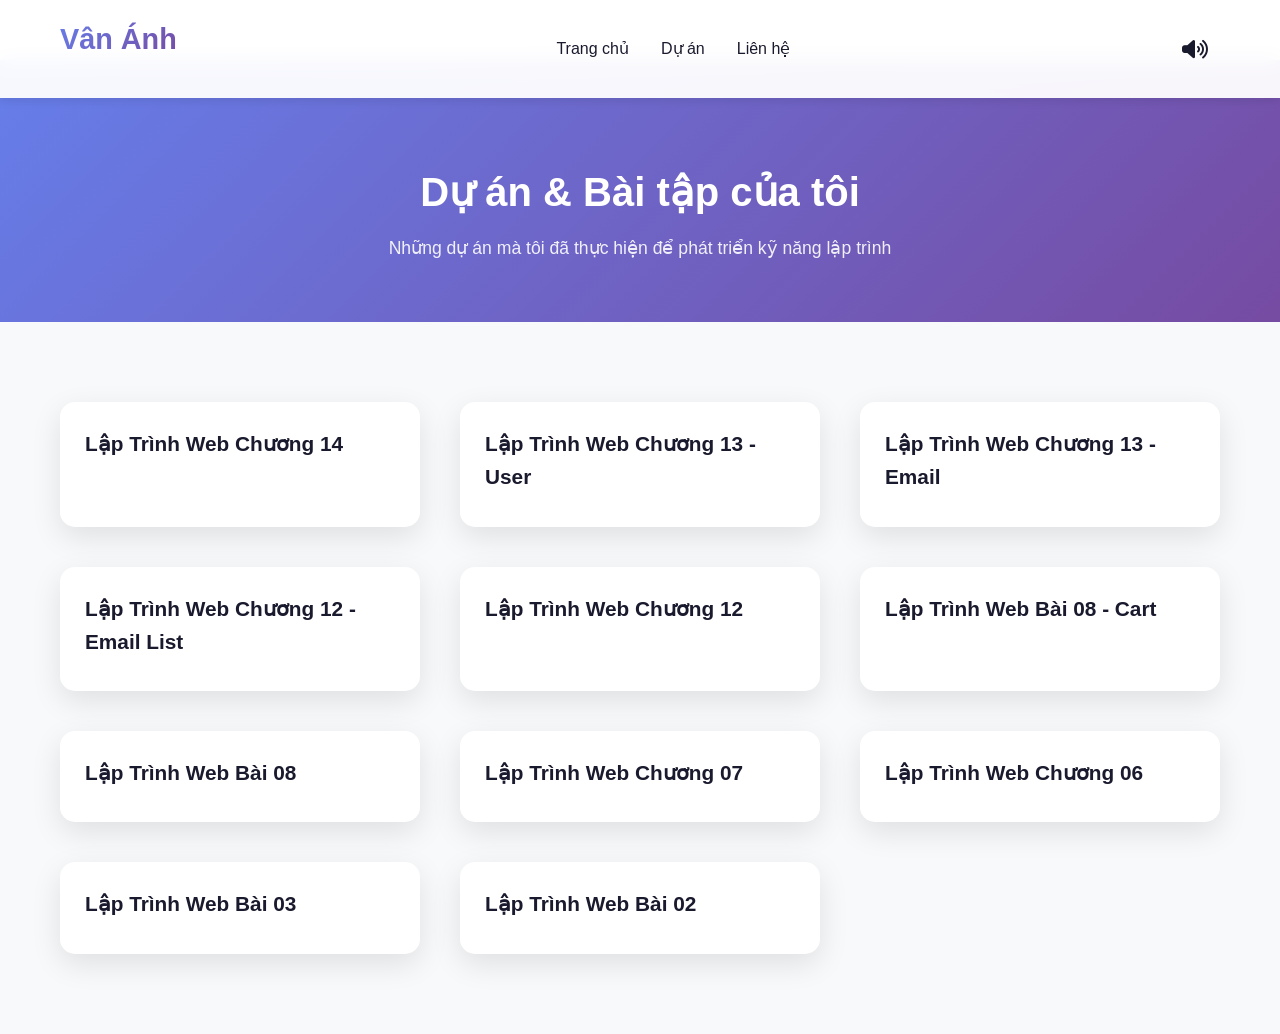
<file: target/classes/project.html>
<!DOCTYPE html>
<html lang="vi">
<head>
    <meta charset="UTF-8">
    <meta name="viewport" content="width=device-width, initial-scale=1.0">
    <title>Dự án - Vân Ánh</title>
    <link rel="stylesheet" href="assets/main.css">
    <link rel="stylesheet" href="https://cdnjs.cloudflare.com/ajax/libs/font-awesome/6.4.0/css/all.min.css">
</head>
<body>

<!-- Navigation -->
<nav class="navbar">
    <div class="navbar-container">
        <h2 class="logo">Vân Ánh</h2>
        <ul class="nav-menu">
            <li><a href="index.html">Trang chủ</a></li>
            <li><a href="project.html" class="active">Dự án</a></li>
            <li><a href="contact.html">Liên hệ</a></li>
        </ul>
        <audio id="bgAudio" loop style="display: none;">
            <source src="assets/resources/audio/background.mp3" type="audio/mpeg">
        </audio>
        <button class="music-toggle" id="musicToggle" title="Bật/Tắt nhạc nền">
            <i class="fas fa-volume-up"></i>
        </button>
        <div class="hamburger">
            <span></span>
            <span></span>
            <span></span>
        </div>
    </div>
</nav>

<!-- Page Header -->
<section class="page-header" aria-label="Tiêu đề trang">
    <div class="container">
        <h1>Dự án & Bài tập của tôi</h1>
        <p>Những dự án mà tôi đã thực hiện để phát triển kỹ năng lập trình</p>
    </div>
</section>

<!-- Projects Section -->
<section class="projects-section" aria-labelledby="projects-heading">
    <div class="container">
        <h2 id="projects-heading" class="sr-only">Dự án của tôi</h2>
        <div class="projects-grid" role="list">

            <!-- Project 1: LapTrinhWebChuong14 -->
            <a href="https://laptrinhwebchuong14.onrender.com/" target="_blank" rel="noopener noreferrer" class="project-card" role="listitem">
                <div class="project-content">
                    <h3>Lập Trình Web Chương 14</h3>
                </div>
            </a>

            <!-- Project 2: LapTrinhWebChuong13_User -->
            <a href="https://laptrinhwebchuong13-user.onrender.com/" target="_blank" rel="noopener noreferrer" class="project-card" role="listitem">
                <div class="project-content">
                    <h3>Lập Trình Web Chương 13 - User</h3>
                </div>
            </a>

            <!-- Project 3: LapTrinhWebChuong13_Email -->
            <a href="https://laptrinhwebchuong13-email.onrender.com/" target="_blank" rel="noopener noreferrer" class="project-card" role="listitem">
                <div class="project-content">
                    <h3>Lập Trình Web Chương 13 - Email</h3>
                </div>
            </a>

            <!-- Project 4: LapTrinhWebChuong12_EmailList -->
            <a href="https://laptrinhwebchuong12-emaillist.onrender.com/" target="_blank" rel="noopener noreferrer" class="project-card" role="listitem">
                <div class="project-content">
                    <h3>Lập Trình Web Chương 12 - Email List</h3>
                </div>
            </a>

            <!-- Project 6: LapTrinhWebChuong12 -->
            <a href="https://laptrinhwebchuong12.onrender.com/" target="_blank" rel="noopener noreferrer" class="project-card" role="listitem">
                <div class="project-content">
                    <h3>Lập Trình Web Chương 12</h3>
                </div>
            </a>

            <!-- Project 7: LapTrinhWebBai08_Cart -->
            <a href="https://laptrinhwebbai08-cart.onrender.com/" target="_blank" rel="noopener noreferrer" class="project-card" role="listitem">
                <div class="project-content">
                    <h3>Lập Trình Web Bài 08 - Cart</h3>
                </div>
            </a>

            <!-- Project 8: LapTrinhWebBai08 -->
            <a href="https://laptrinhwebbai08.onrender.com/" target="_blank" rel="noopener noreferrer" class="project-card" role="listitem">
                <div class="project-content">
                    <h3>Lập Trình Web Bài 08</h3>
                </div>
            </a>

            <!-- Project 9: LapTrinhWebChuong07 -->
            <a href="https://laptrinhwebchuong07.onrender.com/" target="_blank" rel="noopener noreferrer" class="project-card" role="listitem">
                <div class="project-content">
                    <h3>Lập Trình Web Chương 07</h3>
                </div>
            </a>

            <!-- Project 10: LapTrinhWebChuong06 -->
            <a href="https://laptrinhwebchuong06.onrender.com/" target="_blank" rel="noopener noreferrer" class="project-card" role="listitem">
                <div class="project-content">
                    <h3>Lập Trình Web Chương 06</h3>
                </div>
            </a>

            <!-- Project 11: LapTrinhWebBai03 -->
            <a href="https://laptrinhwebbai03.onrender.com/" target="_blank" rel="noopener noreferrer" class="project-card" role="listitem">
                <div class="project-content">
                    <h3>Lập Trình Web Bài 03</h3>
                </div>
            </a>

            <!-- Project 12: LapTrinhWebBai02 -->
            <a href="https://laptrinhwebbai02.onrender.com/" target="_blank" rel="noopener noreferrer" class="project-card" role="listitem">
                <div class="project-content">
                    <h3>Lập Trình Web Bài 02</h3>
                </div>
            </a>

        </div>
    </div>
</section>



<script src="assets/main.js"></script>
</body>
</html>
</file>
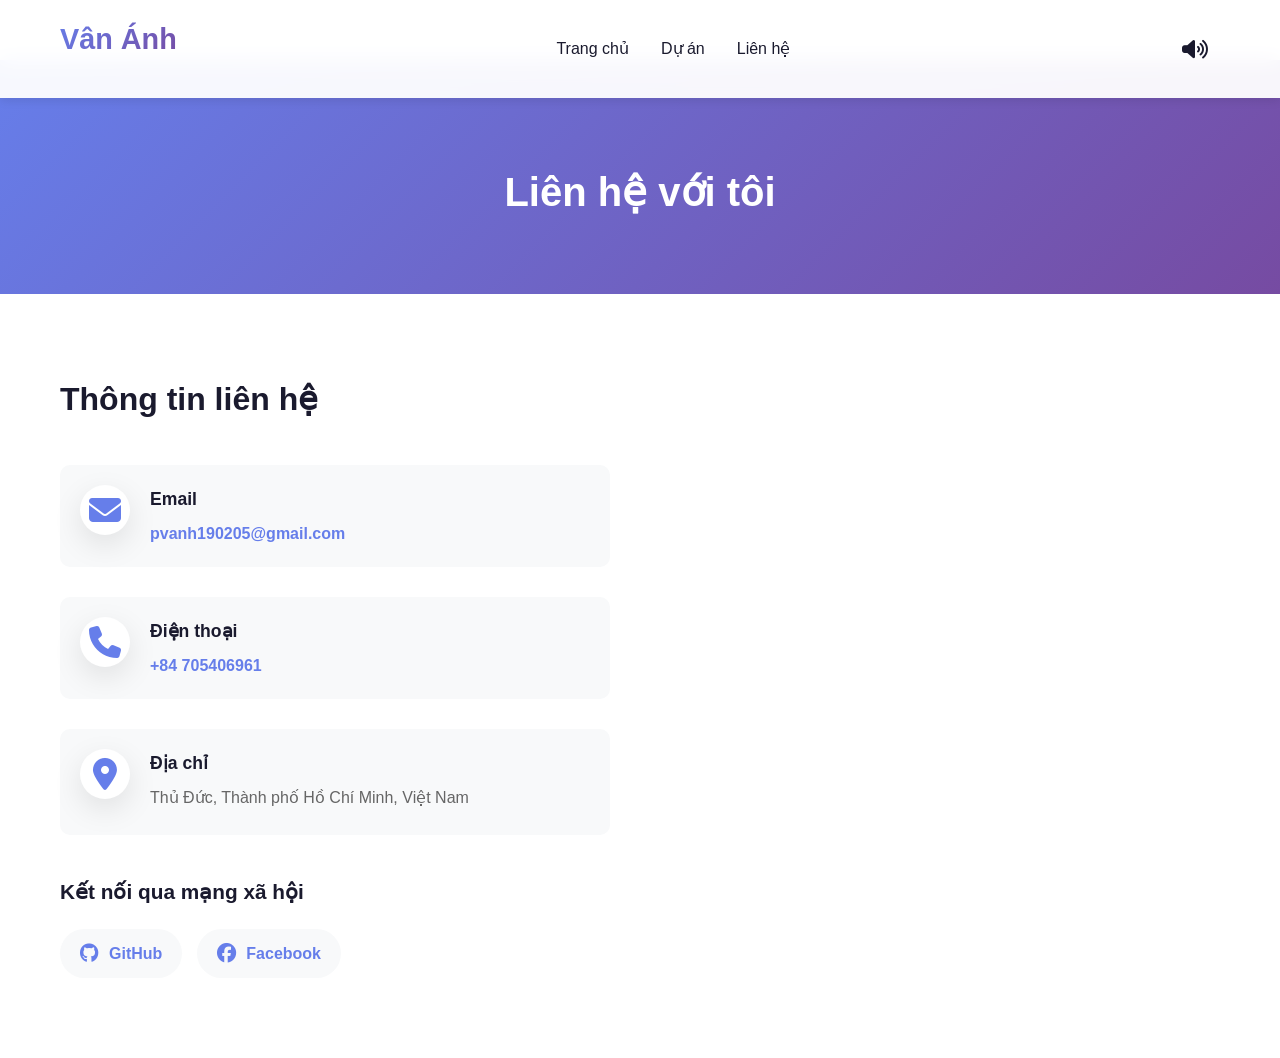
<file: target/Portfolio/contact.html>
<!DOCTYPE html>
<html lang="vi">
<head>
    <meta charset="UTF-8">
    <meta name="viewport" content="width=device-width, initial-scale=1.0">
    <title>Liên hệ - Vân Ánh</title>
    <link rel="stylesheet" href="assets/main.css">
    <link rel="stylesheet" href="https://cdnjs.cloudflare.com/ajax/libs/font-awesome/6.4.0/css/all.min.css">
</head>
<body>

<!-- Navigation -->
<nav class="navbar">
    <div class="navbar-container">
        <h2 class="logo">Vân Ánh</h2>
        <ul class="nav-menu">
            <li><a href="index.html">Trang chủ</a></li>
            <li><a href="project.html">Dự án</a></li>
            <li><a href="contact.html" class="active">Liên hệ</a></li>
        </ul>
        <audio id="bgAudio" loop autoplay muted style="display: none;">
            <source src="assets/resources/audio/background.mp3" type="audio/mpeg">
        </audio>
        <button class="music-toggle" id="musicToggle" title="Bật/Tắt nhạc nền">
            <i class="fas fa-volume-up"></i>
        </button>
        <div class="hamburger">
            <span></span>
            <span></span>
            <span></span>
        </div>
    </div>
</nav>

<!-- Page Header -->
<section class="page-header">
    <div class="container">
        <h1>Liên hệ với tôi</h1>
    </div>
</section>

<!-- Contact Section -->
<section class="contact-section">
    <div class="container">
        <div class="contact-wrapper">
            <!-- Contact Info -->
            <div class="contact-info">
                <h2>Thông tin liên hệ</h2>
                
                <div class="info-item">
                    <div class="info-icon">
                        <i class="fas fa-envelope"></i>
                    </div>
                    <div class="info-content">
                        <h3>Email</h3>
                        <a href="mailto:pvanh190205@gmail.com">pvanh190205@gmail.com</a>
                    </div>
                </div>

                <div class="info-item">
                    <div class="info-icon">
                        <i class="fas fa-phone"></i>
                    </div>
                    <div class="info-content">
                        <h3>Điện thoại</h3>
                        <a href="tel:+84705406961">+84 705406961</a>
                    </div>
                </div>

                <div class="info-item">
                    <div class="info-icon">
                        <i class="fas fa-map-marker-alt"></i>
                    </div>
                    <div class="info-content">
                        <h3>Địa chỉ</h3>
                        <p>Thủ Đức, Thành phố Hồ Chí Minh, Việt Nam</p>
                    </div>
                </div>

                <h3>Kết nối qua mạng xã hội</h3>
                <div class="social-links-contact">
                    <a href="https://github.com/Anhhvann" target="_blank" class="social-link-item">
                        <i class="fab fa-github"></i>
                        <span>GitHub</span>
                    </a>
                    <a href="https://www.facebook.com/Ans1902" class="social-link-item">
                        <i class="fab fa-facebook"></i>
                        <span>Facebook</span>
                    </a>
                </div>
            </div>
</section>


<style>
/* Contact Section Styles */
.contact-section {
    background: white;
    padding: 80px 0;
}

.contact-wrapper {
    display: grid;
    grid-template-columns: 1fr 1fr;
    gap: 60px;
}

.contact-info {
    animation: slideInLeft 0.8s ease-out;
}

.contact-info h2 {
    text-align: left;
    margin-bottom: 40px;
    font-size: 2rem;
}

.info-item {
    display: flex;
    gap: 20px;
    margin-bottom: 30px;
    padding: 20px;
    background: var(--light-bg);
    border-radius: 10px;
    transition: all 0.3s ease;
}

.info-item:hover {
    transform: translateX(10px);
    box-shadow: var(--shadow);
}

.info-icon {
    flex-shrink: 0;
}

.info-icon i {
    font-size: 2rem;
    color: var(--primary-color);
    width: 50px;
    height: 50px;
    display: flex;
    align-items: center;
    justify-content: center;
    background: white;
    border-radius: 50%;
    box-shadow: var(--shadow);
}

.info-content h3 {
    margin: 0 0 8px 0;
    font-size: 1.1rem;
}

.info-content p,
.info-content a {
    margin: 5px 0;
    color: var(--text-light);
}

.info-content a {
    color: var(--primary-color);
    font-weight: 600;
}

.contact-info > h3 {
    margin-top: 40px;
    margin-bottom: 20px;
    font-size: 1.3rem;
}

.social-links-contact {
    display: flex;
    flex-wrap: wrap;
    gap: 15px;
}

.social-link-item {
    display: flex;
    align-items: center;
    gap: 10px;
    padding: 12px 20px;
    background: var(--light-bg);
    color: var(--primary-color);
    border-radius: 25px;
    font-weight: 600;
    transition: all 0.3s ease;
}

.social-link-item:hover {
    background: var(--primary-color);
    color: white;
    transform: translateY(-5px);
}

.social-link-item i {
    font-size: 1.2rem;
}

/* Contact Form */
.contact-form-wrapper {
    animation: slideInRight 0.8s ease-out;
}

.contact-form-wrapper h2 {
    text-align: left;
    margin-bottom: 30px;
    font-size: 2rem;
}

.contact-form {
    background: var(--light-bg);
    padding: 30px;
    border-radius: 15px;
    box-shadow: var(--shadow);
}

.form-group {
    margin-bottom: 25px;
}

.form-group label {
    display: block;
    margin-bottom: 10px;
    font-weight: 600;
    color: var(--text-dark);
}

.form-input {
    width: 100%;
    padding: 12px 15px;
    border: 2px solid var(--border-color);
    border-radius: 8px;
    font-size: 1rem;
    font-family: inherit;
    transition: all 0.3s ease;
    outline: none;
}

.form-input:focus {
    border-color: var(--primary-color);
    box-shadow: 0 0 0 3px rgba(102, 126, 234, 0.1);
}

.form-input:invalid:not(:placeholder-shown) {
    border-color: #e74c3c;
}

.form-error {
    display: block;
    color: #e74c3c;
    font-size: 0.85rem;
    margin-top: 5px;
}

.submit-btn {
    width: 100%;
    padding: 15px;
    font-size: 1.1rem;
    margin-top: 10px;
}

.form-message {
    text-align: center;
    margin-top: 15px;
    padding: 15px;
    border-radius: 8px;
    display: none;
}

.form-message.success {
    display: block;
    background: #d4edda;
    color: #155724;
    border: 1px solid #c3e6cb;
}

.form-message.error {
    display: block;
    background: #f8d7da;
    color: #721c24;
    border: 1px solid #f5c6cb;
}

.map-section {
    margin-top: 60px;
}

@media (max-width: 768px) {
    .contact-wrapper {
        grid-template-columns: 1fr;
        gap: 40px;
    }

    .contact-info h2,
    .contact-form-wrapper h2 {
        text-align: center;
    }

    .info-item {
        flex-direction: column;
        text-align: center;
    }

    .info-icon {
        display: flex;
        justify-content: center;
    }

    .social-links-contact {
        justify-content: center;
    }

    .form-group input,
    .form-group textarea {
        width: 100%;
    }
}
</style>

<script>
// Contact Form Handler
const contactForm = document.getElementById('contactForm');
const formMessage = document.getElementById('formMessage');

if (contactForm) {
    contactForm.addEventListener('submit', function(e) {
        e.preventDefault();
        
        // Get form data
        const name = document.getElementById('name').value.trim();
        const email = document.getElementById('email').value.trim();
        const subject = document.getElementById('subject').value.trim();
        const message = document.getElementById('message').value.trim();
        
        // Validate
        if (!name || !email || !subject || !message) {
            showMessage('Vui lòng điền đầy đủ tất cả các trường bắt buộc', 'error');
            return;
        }
        
        // Email validation
        const emailRegex = /^[^\s@]+@[^\s@]+\.[^\s@]+$/;
        if (!emailRegex.test(email)) {
            showMessage('Vui lòng nhập email hợp lệ', 'error');
            return;
        }
        
        // Simulate sending
        const submitBtn = contactForm.querySelector('.submit-btn');
        const originalBtnText = submitBtn.innerHTML;
        submitBtn.disabled = true;
        submitBtn.innerHTML = '<i class="fas fa-spinner fa-spin"></i> Đang gửi...';
        
        setTimeout(() => {
            // Show success message
            showMessage('Cảm ơn bạn! Tôi sẽ liên hệ lại với bạn sớm nhất.', 'success');
            
            // Reset form
            contactForm.reset();
            
            // Restore button
            submitBtn.disabled = false;
            submitBtn.innerHTML = originalBtnText;
        }, 2000);
    });
}

function showMessage(text, type) {
    formMessage.textContent = text;
    formMessage.className = `form-message ${type}`;
    
    setTimeout(() => {
        formMessage.className = 'form-message';
    }, 5000);
}

// Form input animation
const inputs = document.querySelectorAll('.form-input');
inputs.forEach(input => {
    input.addEventListener('focus', () => {
        input.parentElement.classList.add('focused');
    });
    
    input.addEventListener('blur', () => {
        input.parentElement.classList.remove('focused');
    });
});
</script>

<script src="assets/main.js"></script>
</body>
</html>
</file>
<file: assets/main.css>
/* ==================== VARIABLES & GLOBALS ==================== */
:root {
    --primary-color: #667eea;
    --secondary-color: #764ba2;
    --accent-color: #f093fb;
    --dark-bg: #0f0f23;
    --light-bg: #f8f9fa;
    --text-dark: #1a1a2e;
    --text-light: #666;
    --white: #ffffff;
    --border-color: #e0e0e0;
    --shadow: 0 10px 30px rgba(0, 0, 0, 0.1);
    --shadow-lg: 0 20px 60px rgba(0, 0, 0, 0.15);
    --transition: all 0.3s ease;
    --border-radius: 15px;
}

* {
    margin: 0;
    padding: 0;
    box-sizing: border-box;
}

html {
    scroll-behavior: smooth;
}

body {
    font-family: 'Segoe UI', Tahoma, Geneva, Verdana, sans-serif;
    color: var(--text-dark);
    background: var(--light-bg);
    line-height: 1.6;
    overflow-x: hidden;
}

/* Screen Reader Only */
.sr-only {
    position: absolute;
    width: 1px;
    height: 1px;
    padding: 0;
    margin: -1px;
    overflow: hidden;
    clip: rect(0, 0, 0, 0);
    white-space: nowrap;
    border-width: 0;
}

/* ==================== CONTAINER & UTILITIES ==================== */
.container {
    max-width: 1200px;
    margin: 0 auto;
    padding: 0 20px;
}

section {
    padding: 60px 0;
}

h1, h2, h3, h4, h5, h6 {
    color: var(--text-dark);
    font-weight: 700;
}

h2 {
    font-size: 2.5rem;
    margin-bottom: 20px;
    text-align: center;
}

p {
    color: var(--text-light);
}

a {
    text-decoration: none;
    color: var(--primary-color);
    transition: var(--transition);
}

a:hover {
    color: var(--secondary-color);
}

/* ==================== NAVBAR ==================== */
.navbar {
    position: fixed;
    top: 0;
    width: 100%;
    z-index: 1000;
    background: rgba(255, 255, 255, 0.95);
    backdrop-filter: blur(10px);
    -webkit-backdrop-filter: blur(10px);
    box-shadow: 0 2px 10px rgba(0, 0, 0, 0.1);
    padding: 1rem 0;
}

.navbar-container {
    max-width: 1200px;
    margin: 0 auto;
    padding: 0 20px;
    display: flex;
    justify-content: space-between;
    align-items: center;
}

.logo {
    font-size: 1.8rem;
    font-weight: 700;
    background: linear-gradient(135deg, var(--primary-color), var(--secondary-color));
    -webkit-background-clip: text;
    -webkit-text-fill-color: transparent;
    background-clip: text;
}

.nav-menu {
    display: flex;
    list-style: none;
    gap: 2rem;
}

.nav-menu a {
    color: var(--text-dark);
    font-weight: 500;
    position: relative;
    transition: var(--transition);
}

.nav-menu a::after {
    content: '';
    position: absolute;
    bottom: -5px;
    left: 0;
    width: 0;
    height: 2px;
    background: linear-gradient(135deg, var(--primary-color), var(--secondary-color));
    transition: var(--transition);
}

.nav-menu a:hover::after,
.nav-menu a.active::after {
    width: 100%;
}

.hamburger {
    display: none;
    flex-direction: column;
    cursor: pointer;
}

.hamburger span {
    width: 25px;
    height: 3px;
    background: var(--text-dark);
    margin: 5px 0;
    border-radius: 3px;
    transition: var(--transition);
}

/* ==================== MUSIC TOGGLE BUTTON ==================== */
.music-toggle {
    background: none;
    border: none;
    color: var(--text-dark);
    font-size: 1.3rem;
    cursor: pointer;
    padding: 8px 12px;
    transition: var(--transition);
    position: relative;
    display: flex;
    align-items: center;
    justify-content: center;
}

.music-toggle:hover {
    color: var(--primary-color);
    transform: scale(1.15);
}

.music-toggle.playing i {
    animation: music-pulse 0.6s ease-in-out infinite;
}

@keyframes music-pulse {
    0%, 100% { transform: scale(1); }
    50% { transform: scale(1.2); }
}

/* ==================== HERO SECTION ==================== */
.hero {
    margin-top: 60px;
    min-height: 100vh;
    display: flex;
    align-items: center;
    justify-content: center;
    position: relative;
    overflow: hidden;
    background: linear-gradient(135deg, #667eea 0%, #764ba2 100%);
}

.animated-bg {
    position: absolute;
    top: 0;
    left: 0;
    width: 100%;
    height: 100%;
    background: url('data:image/svg+xml,<svg xmlns="http://www.w3.org/2000/svg" viewBox="0 0 1440 320"><path fill="rgba(255,255,255,0.1)" fill-opacity="1" d="M0,96L48,112C96,128,192,160,288,160C384,160,480,128,576,122.7C672,117,768,139,864,144C960,149,1056,139,1152,128C1248,117,1344,107,1392,101.3L1440,96L1440,320L1392,320C1344,320,1248,320,1152,320C1056,320,960,320,864,320C768,320,672,320,576,320C480,320,384,320,288,320C192,320,96,320,48,320L0,320Z"></path></svg>') no-repeat bottom;
    background-size: cover;
    animation: float 6s ease-in-out infinite;
}

@keyframes float {
    0%, 100% { transform: translateY(0px); }
    50% { transform: translateY(-20px); }
}

.hero-content {
    position: relative;
    z-index: 1;
    text-align: center;
    color: white;
    animation: slideInUp 0.8s ease-out;
}

@keyframes slideInUp {
    from {
        opacity: 0;
        transform: translateY(30px);
    }
    to {
        opacity: 1;
        transform: translateY(0);
    }
}

.avatar-wrapper {
    position: relative;
    width: 200px;
    height: 200px;
    margin: 0 auto 30px;
}

.avatar {
    width: 100%;
    height: 100%;
    border-radius: 50%;
    object-fit: cover;
    border: 5px solid white;
    box-shadow: 0 10px 30px rgba(0, 0, 0, 0.3);
    animation: zoomIn 0.8s ease-out;
}

@keyframes zoomIn {
    from {
        opacity: 0;
        transform: scale(0.8);
    }
    to {
        opacity: 1;
        transform: scale(1);
    }
}

.avatar-border {
    position: absolute;
    top: -10px;
    left: -10px;
    width: calc(100% + 20px);
    height: calc(100% + 20px);
    border: 3px solid rgba(255, 255, 255, 0.5);
    border-radius: 50%;
    animation: spin 3s linear infinite;
}

@keyframes spin {
    from { transform: rotate(0deg); }
    to { transform: rotate(360deg); }
}

.title {
    font-size: 3.5rem;
    font-weight: 700;
    margin: 20px 0;
    line-height: 1.2;
}

.highlight {
    background: linear-gradient(135deg, #f093fb, #f5576c);
    -webkit-background-clip: text;
    -webkit-text-fill-color: transparent;
    background-clip: text;
    text-shadow: 0 0 30px rgba(240, 147, 251, 0.3);
}

.subtitle {
    font-size: 1.3rem;
    margin: 15px 0 30px;
    opacity: 0.95;
    font-weight: 300;
}

.social-links {
    display: flex;
    gap: 20px;
    justify-content: center;
    flex-wrap: wrap;
    margin: 30px 0;
}

.social-btn {
    display: inline-flex;
    align-items: center;
    gap: 10px;
    padding: 12px 30px;
    background: rgba(255, 255, 255, 0.2);
    color: white;
    border-radius: 50px;
    border: 2px solid white;
    font-weight: 600;
    transition: var(--transition);
    backdrop-filter: blur(10px);
}

.social-btn:hover {
    background: white;
    color: var(--primary-color);
    transform: translateY(-3px);
    box-shadow: 0 10px 25px rgba(0, 0, 0, 0.2);
}

.scroll-down {
    position: absolute;
    bottom: 30px;
    left: 50%;
    transform: translateX(-50%);
    display: flex;
    flex-direction: column;
    align-items: center;
    color: white;
    cursor: pointer;
    animation: bounce 2s infinite;
}

@keyframes bounce {
    0%, 100% { transform: translateX(-50%) translateY(0); }
    50% { transform: translateX(-50%) translateY(-10px); }
}

.scroll-down i {
    margin-top: 10px;
    font-size: 1.5rem;
}

/* ==================== AUDIO SECTION ==================== */
.audio-section {
    background: var(--white);
    text-align: center;
}

.audio-section h2 {
    color: var(--primary-color);
    margin-bottom: 30px;
}

.audio-box {
    max-width: 600px;
    margin: 0 auto;
    padding: 30px;
    background: var(--light-bg);
    border-radius: 15px;
    box-shadow: var(--shadow);
}

.audio-box audio {
    width: 100%;
    outline: none;
}

/* ==================== FEATURES SECTION ==================== */
.features {
    background: var(--light-bg);
}

.features h2 {
    color: var(--text-dark);
    margin-bottom: 50px;
}

.features-grid {
    display: grid;
    grid-template-columns: repeat(auto-fit, minmax(300px, 1fr));
    gap: 30px;
}

.feature-card {
    background: white;
    padding: 40px 30px;
    border-radius: 15px;
    text-align: center;
    box-shadow: var(--shadow);
    transition: var(--transition);
    cursor: pointer;
    position: relative;
    overflow: hidden;
}

.feature-card::before {
    content: '';
    position: absolute;
    top: 0;
    left: -100%;
    width: 100%;
    height: 100%;
    background: linear-gradient(135deg, var(--primary-color), var(--secondary-color));
    transition: var(--transition);
    z-index: -1;
}

.feature-card:hover::before {
    left: 0;
}

.feature-card:hover {
    transform: translateY(-10px);
    box-shadow: var(--shadow-lg);
}

.feature-card:hover .feature-icon {
    color: white;
    transform: scale(1.1) rotateZ(10deg);
}

.feature-card:hover h3,
.feature-card:hover p {
    color: white;
}

.feature-icon {
    font-size: 3rem;
    color: var(--primary-color);
    margin-bottom: 15px;
    transition: var(--transition);
}

.feature-card h3 {
    margin: 15px 0;
    font-size: 1.3rem;
}

.feature-card p {
    font-size: 0.95rem;
}

/* ==================== INTERESTS SECTION ==================== */
.interests {
    background: white;
    padding: 80px 0;
}

.interests h2 {
    color: var(--text-dark);
    margin-bottom: 50px;
    text-align: center;
}

.interests-grid {
    display: grid;
    grid-template-columns: repeat(auto-fit, minmax(350px, 1fr));
    gap: 40px;
}

.interest-card {
    background: var(--light-bg);
    border-radius: var(--border-radius);
    overflow: hidden;
    box-shadow: var(--shadow);
    transition: var(--transition);
}

.interest-card:hover {
    transform: translateY(-10px);
    box-shadow: var(--shadow-lg);
}

.interest-image {
    width: 100%;
    height: 250px;
    overflow: hidden;
    background: linear-gradient(135deg, var(--primary-color), var(--secondary-color));
}

.interest-image img {
    width: 100%;
    height: 100%;
    object-fit: cover;
    transition: var(--transition);
}

.interest-card:hover .interest-image img {
    transform: scale(1.05);
}

.interest-content {
    padding: 30px;
}

.interest-content h3 {
    font-size: 1.3rem;
    margin-bottom: 15px;
    color: var(--primary-color);
}

.interest-content p {
    color: var(--text-light);
    line-height: 1.8;
    margin-bottom: 15px;
}

.voice-player {
    margin-top: 20px;
}

.voice-player audio {
    border-radius: 8px;
}

/* ==================== PROJECTS SECTION ==================== */
.page-header {
    background: linear-gradient(135deg, var(--primary-color), var(--secondary-color));
    color: white;
    text-align: center;
    padding: 100px 0 60px;
    margin-top: 60px;
}

.page-header h1 {
    color: white;
    font-size: 2.5rem;
    margin-bottom: 10px;
}

.page-header p {
    color: rgba(255, 255, 255, 0.9);
    font-size: 1.1rem;
}

.projects-section {
    background: var(--light-bg);
    padding: 80px 0;
}

.projects-grid {
    display: grid;
    grid-template-columns: repeat(auto-fit, minmax(350px, 1fr));
    gap: 40px;
}

.project-card {
    background: white;
    border-radius: 15px;
    overflow: hidden;
    box-shadow: var(--shadow);
    transition: var(--transition);
    animation: fadeInUp 0.6s ease-out both;
}

@keyframes fadeInUp {
    from {
        opacity: 0;
        transform: translateY(30px);
    }
    to {
        opacity: 1;
        transform: translateY(0);
    }
}

.project-card:hover {
    transform: translateY(-15px);
    box-shadow: var(--shadow-lg);
}

.project-image {
    position: relative;
    overflow: hidden;
    height: 250px;
    background: linear-gradient(135deg, #667eea, #764ba2);
}

.project-image img {
    width: 100%;
    height: 100%;
    object-fit: cover;
    transition: var(--transition);
}

.project-card:hover .project-image img {
    transform: scale(1.1);
}

.project-overlay {
    position: absolute;
    top: 0;
    left: 0;
    width: 100%;
    height: 100%;
    background: rgba(102, 126, 234, 0.9);
    display: flex;
    align-items: center;
    justify-content: center;
    opacity: 0;
    transition: var(--transition);
}

.project-card:hover .project-overlay {
    opacity: 1;
}

.project-links {
    display: flex;
    gap: 15px;
}

.project-link {
    display: inline-flex;
    align-items: center;
    gap: 8px;
    padding: 10px 20px;
    background: white;
    color: var(--primary-color);
    border-radius: 25px;
    font-weight: 600;
    transition: var(--transition);
}

.project-link:hover {
    background: var(--accent-color);
    color: white;
    transform: scale(1.05);
}

.project-content {
    padding: 25px;
}

.project-content h3 {
    font-size: 1.3rem;
    margin-bottom: 8px;
}

.project-tech {
    color: var(--primary-color);
    font-weight: 600;
    font-size: 0.9rem;
    margin-bottom: 12px;
}

.project-desc {
    color: var(--text-light);
    font-size: 0.95rem;
    margin-bottom: 15px;
}

.project-tags {
    display: flex;
    flex-wrap: wrap;
    gap: 8px;
}

.tag {
    display: inline-block;
    padding: 5px 12px;
    background: var(--light-bg);
    color: var(--primary-color);
    border-radius: 20px;
    font-size: 0.85rem;
    font-weight: 600;
    transition: var(--transition);
}

.tag:hover {
    background: var(--primary-color);
    color: white;
}

/* ==================== CTA SECTION ==================== */
.cta-section {
    background: linear-gradient(135deg, var(--primary-color), var(--secondary-color));
    color: white;
    text-align: center;
    padding: 80px 0;
}

.cta-section h2 {
    color: white;
    font-size: 2.5rem;
}

.cta-section p {
    color: rgba(255, 255, 255, 0.9);
    font-size: 1.1rem;
    margin-bottom: 30px;
}

.cta-links {
    display: flex;
    gap: 20px;
    justify-content: center;
    flex-wrap: wrap;
}

/* ==================== BUTTONS ==================== */
.btn {
    display: inline-flex;
    align-items: center;
    gap: 10px;
    padding: 15px 40px;
    border-radius: 50px;
    font-weight: 600;
    font-size: 1rem;
    transition: var(--transition);
    cursor: pointer;
    border: none;
    text-decoration: none;
}

.btn-primary {
    background: linear-gradient(135deg, var(--primary-color), var(--secondary-color));
    color: white;
    box-shadow: 0 10px 25px rgba(102, 126, 234, 0.4);
}

.btn-primary:hover {
    transform: translateY(-3px);
    box-shadow: 0 15px 35px rgba(102, 126, 234, 0.6);
}

.btn-secondary {
    background: rgba(255, 255, 255, 0.2);
    color: white;
    border: 2px solid white;
    backdrop-filter: blur(10px);
}

.btn-secondary:hover {
    background: white;
    color: var(--primary-color);
}

/* ==================== FOOTER ==================== */
.footer {
    background: var(--text-dark);
    color: white;
    padding: 60px 0 20px;
}

.footer-content {
    display: grid;
    grid-template-columns: repeat(auto-fit, minmax(250px, 1fr));
    gap: 40px;
    margin-bottom: 40px;
}

.footer-section h3 {
    color: var(--primary-color);
    margin-bottom: 15px;
}

.footer-section p {
    color: rgba(255, 255, 255, 0.7);
}

.footer-section ul {
    list-style: none;
}

.footer-section ul li {
    margin-bottom: 10px;
}

.footer-section a {
    color: rgba(255, 255, 255, 0.7);
    transition: var(--transition);
}

.footer-section a:hover {
    color: var(--primary-color);
}

.social-icons {
    display: flex;
    gap: 15px;
}

.social-icons a {
    width: 40px;
    height: 40px;
    display: flex;
    align-items: center;
    justify-content: center;
    background: rgba(255, 255, 255, 0.1);
    border-radius: 50%;
    transition: var(--transition);
}

.social-icons a:hover {
    background: var(--primary-color);
    transform: translateY(-3px);
}

.footer-bottom {
    border-top: 1px solid rgba(255, 255, 255, 0.1);
    padding-top: 20px;
    text-align: center;
    color: rgba(255, 255, 255, 0.6);
}

/* ==================== RESPONSIVE DESIGN ==================== */
@media (max-width: 768px) {
    .hamburger {
        display: flex;
    }

    .nav-menu {
        position: fixed;
        left: -100%;
        top: 60px;
        flex-direction: column;
        background: white;
        width: 100%;
        text-align: center;
        transition: 0.3s;
        box-shadow: 0 10px 27px rgba(0, 0, 0, 0.1);
        padding: 20px 0;
    }

    .nav-menu.active {
        left: 0;
    }

    .title {
        font-size: 2.5rem;
    }

    .subtitle {
        font-size: 1rem;
    }

    h2 {
        font-size: 2rem;
    }

    .projects-grid {
        grid-template-columns: 1fr;
    }

    .feature-card {
        padding: 30px 20px;
    }

    .social-links {
        flex-direction: column;
    }

    .social-btn {
        width: 100%;
        justify-content: center;
    }

    .cta-links {
        flex-direction: column;
    }

    .btn {
        width: 100%;
        justify-content: center;
    }

    section {
        padding: 40px 0;
    }
}

@media (max-width: 480px) {
    .title {
        font-size: 2rem;
    }

    h2 {
        font-size: 1.5rem;
    }

    .projects-grid {
        gap: 20px;
    }

    .nav-menu {
        gap: 1rem;
    }

    .avatar-wrapper {
        width: 150px;
        height: 150px;
    }

    .feature-icon {
        font-size: 2.5rem;
    }
}

/* ==================== RIPPLE EFFECT ==================== */
.ripple {
    position: absolute;
    border-radius: 50%;
    background: rgba(255, 255, 255, 0.6);
    transform: scale(0);
    animation: ripple-animation 0.6s ease-out;
    pointer-events: none;
}

@keyframes ripple-animation {
    to {
        transform: scale(4);
        opacity: 0;
    }
}

/* ==================== SCROLL TO TOP BUTTON ==================== */
#scrollToTopBtn {
    position: fixed;
    bottom: 30px;
    right: 30px;
    width: 50px;
    height: 50px;
    background: linear-gradient(135deg, var(--primary-color), var(--secondary-color));
    color: white;
    border: none;
    border-radius: 50%;
    font-size: 1.5rem;
    cursor: pointer;
    display: none;
    align-items: center;
    justify-content: center;
    box-shadow: 0 10px 25px rgba(102, 126, 234, 0.4);
    transition: all 0.3s ease;
    z-index: 999;
}

#scrollToTopBtn:hover {
    transform: translateY(-5px);
    box-shadow: 0 15px 35px rgba(102, 126, 234, 0.6);
}

/* ==================== DARK MODE ==================== */
body.dark-mode {
    background: #1a1a2e;
    color: #e0e0e0;
}

body.dark-mode header,
body.dark-mode section,
body.dark-mode .project-card,
body.dark-mode .feature-card {
    background: #16213e;
    color: #e0e0e0;
}

body.dark-mode .navbar {
    background: rgba(22, 33, 62, 0.95);
}

/* ==================== LOADING ANIMATION ==================== */
.loading {
    display: inline-block;
    width: 20px;
    height: 20px;
    border: 4px solid rgba(102, 126, 234, 0.1);
    border-radius: 50%;
    border-top-color: var(--primary-color);
    animation: spin 1s ease-in-out infinite;
}

/* ==================== FADE IN ANIMATION ==================== */
@keyframes fadeIn {
    from {
        opacity: 0;
    }
    to {
        opacity: 1;
    }
}

body {
    animation: fadeIn 0.5s ease-out;
}
</file>
<file: target/classes/assets/main.css>
/* ==================== VARIABLES & GLOBALS ==================== */
:root {
    --primary-color: #667eea;
    --secondary-color: #764ba2;
    --accent-color: #f093fb;
    --dark-bg: #0f0f23;
    --light-bg: #f8f9fa;
    --text-dark: #1a1a2e;
    --text-light: #666;
    --white: #ffffff;
    --border-color: #e0e0e0;
    --shadow: 0 10px 30px rgba(0, 0, 0, 0.1);
    --shadow-lg: 0 20px 60px rgba(0, 0, 0, 0.15);
    --transition: all 0.3s ease;
    --border-radius: 15px;
}

* {
    margin: 0;
    padding: 0;
    box-sizing: border-box;
}

html {
    scroll-behavior: smooth;
}

body {
    font-family: 'Segoe UI', Tahoma, Geneva, Verdana, sans-serif;
    color: var(--text-dark);
    background: var(--light-bg);
    line-height: 1.6;
    overflow-x: hidden;
}

/* Screen Reader Only */
.sr-only {
    position: absolute;
    width: 1px;
    height: 1px;
    padding: 0;
    margin: -1px;
    overflow: hidden;
    clip: rect(0, 0, 0, 0);
    white-space: nowrap;
    border-width: 0;
}

/* ==================== CONTAINER & UTILITIES ==================== */
.container {
    max-width: 1200px;
    margin: 0 auto;
    padding: 0 20px;
}

section {
    padding: 60px 0;
}

h1, h2, h3, h4, h5, h6 {
    color: var(--text-dark);
    font-weight: 700;
}

h2 {
    font-size: 2.5rem;
    margin-bottom: 20px;
    text-align: center;
}

p {
    color: var(--text-light);
}

a {
    text-decoration: none;
    color: var(--primary-color);
    transition: var(--transition);
}

a:hover {
    color: var(--secondary-color);
}

/* ==================== NAVBAR ==================== */
.navbar {
    position: fixed;
    top: 0;
    width: 100%;
    z-index: 1000;
    background: rgba(255, 255, 255, 0.95);
    backdrop-filter: blur(10px);
    -webkit-backdrop-filter: blur(10px);
    box-shadow: 0 2px 10px rgba(0, 0, 0, 0.1);
    padding: 1rem 0;
}

.navbar-container {
    max-width: 1200px;
    margin: 0 auto;
    padding: 0 20px;
    display: flex;
    justify-content: space-between;
    align-items: center;
}

.logo {
    font-size: 1.8rem;
    font-weight: 700;
    background: linear-gradient(135deg, var(--primary-color), var(--secondary-color));
    -webkit-background-clip: text;
    -webkit-text-fill-color: transparent;
    background-clip: text;
}

.nav-menu {
    display: flex;
    list-style: none;
    gap: 2rem;
}

.nav-menu a {
    color: var(--text-dark);
    font-weight: 500;
    position: relative;
    transition: var(--transition);
}

.nav-menu a::after {
    content: '';
    position: absolute;
    bottom: -5px;
    left: 0;
    width: 0;
    height: 2px;
    background: linear-gradient(135deg, var(--primary-color), var(--secondary-color));
    transition: var(--transition);
}

.nav-menu a:hover::after,
.nav-menu a.active::after {
    width: 100%;
}

.hamburger {
    display: none;
    flex-direction: column;
    cursor: pointer;
}

.hamburger span {
    width: 25px;
    height: 3px;
    background: var(--text-dark);
    margin: 5px 0;
    border-radius: 3px;
    transition: var(--transition);
}

/* ==================== MUSIC TOGGLE BUTTON ==================== */
.music-toggle {
    background: none;
    border: none;
    color: var(--text-dark);
    font-size: 1.3rem;
    cursor: pointer;
    padding: 8px 12px;
    transition: var(--transition);
    position: relative;
    display: flex;
    align-items: center;
    justify-content: center;
}

.music-toggle:hover {
    color: var(--primary-color);
    transform: scale(1.15);
}

.music-toggle.playing i {
    animation: music-pulse 0.6s ease-in-out infinite;
}

@keyframes music-pulse {
    0%, 100% { transform: scale(1); }
    50% { transform: scale(1.2); }
}

/* ==================== HERO SECTION ==================== */
.hero {
    margin-top: 60px;
    min-height: 100vh;
    display: flex;
    align-items: center;
    justify-content: center;
    position: relative;
    overflow: hidden;
    background: linear-gradient(135deg, #667eea 0%, #764ba2 100%);
}

.animated-bg {
    position: absolute;
    top: 0;
    left: 0;
    width: 100%;
    height: 100%;
    background: url('data:image/svg+xml,<svg xmlns="http://www.w3.org/2000/svg" viewBox="0 0 1440 320"><path fill="rgba(255,255,255,0.1)" fill-opacity="1" d="M0,96L48,112C96,128,192,160,288,160C384,160,480,128,576,122.7C672,117,768,139,864,144C960,149,1056,139,1152,128C1248,117,1344,107,1392,101.3L1440,96L1440,320L1392,320C1344,320,1248,320,1152,320C1056,320,960,320,864,320C768,320,672,320,576,320C480,320,384,320,288,320C192,320,96,320,48,320L0,320Z"></path></svg>') no-repeat bottom;
    background-size: cover;
    animation: float 6s ease-in-out infinite;
}

@keyframes float {
    0%, 100% { transform: translateY(0px); }
    50% { transform: translateY(-20px); }
}

.hero-content {
    position: relative;
    z-index: 1;
    text-align: center;
    color: white;
    animation: slideInUp 0.8s ease-out;
}

@keyframes slideInUp {
    from {
        opacity: 0;
        transform: translateY(30px);
    }
    to {
        opacity: 1;
        transform: translateY(0);
    }
}

.avatar-wrapper {
    position: relative;
    width: 200px;
    height: 200px;
    margin: 0 auto 30px;
}

.avatar {
    width: 100%;
    height: 100%;
    border-radius: 50%;
    object-fit: cover;
    border: 5px solid white;
    box-shadow: 0 10px 30px rgba(0, 0, 0, 0.3);
    animation: zoomIn 0.8s ease-out;
}

@keyframes zoomIn {
    from {
        opacity: 0;
        transform: scale(0.8);
    }
    to {
        opacity: 1;
        transform: scale(1);
    }
}

.avatar-border {
    position: absolute;
    top: -10px;
    left: -10px;
    width: calc(100% + 20px);
    height: calc(100% + 20px);
    border: 3px solid rgba(255, 255, 255, 0.5);
    border-radius: 50%;
    animation: spin 3s linear infinite;
}

@keyframes spin {
    from { transform: rotate(0deg); }
    to { transform: rotate(360deg); }
}

.title {
    font-size: 3.5rem;
    font-weight: 700;
    margin: 20px 0;
    line-height: 1.2;
}

.highlight {
    background: linear-gradient(135deg, #f093fb, #f5576c);
    -webkit-background-clip: text;
    -webkit-text-fill-color: transparent;
    background-clip: text;
    text-shadow: 0 0 30px rgba(240, 147, 251, 0.3);
}

.subtitle {
    font-size: 1.3rem;
    margin: 15px 0 30px;
    opacity: 0.95;
    font-weight: 300;
}

.social-links {
    display: flex;
    gap: 20px;
    justify-content: center;
    flex-wrap: wrap;
    margin: 30px 0;
}

.social-btn {
    display: inline-flex;
    align-items: center;
    gap: 10px;
    padding: 12px 30px;
    background: rgba(255, 255, 255, 0.2);
    color: white;
    border-radius: 50px;
    border: 2px solid white;
    font-weight: 600;
    transition: var(--transition);
    backdrop-filter: blur(10px);
}

.social-btn:hover {
    background: white;
    color: var(--primary-color);
    transform: translateY(-3px);
    box-shadow: 0 10px 25px rgba(0, 0, 0, 0.2);
}

.scroll-down {
    position: absolute;
    bottom: 30px;
    left: 50%;
    transform: translateX(-50%);
    display: flex;
    flex-direction: column;
    align-items: center;
    color: white;
    cursor: pointer;
    animation: bounce 2s infinite;
}

@keyframes bounce {
    0%, 100% { transform: translateX(-50%) translateY(0); }
    50% { transform: translateX(-50%) translateY(-10px); }
}

.scroll-down i {
    margin-top: 10px;
    font-size: 1.5rem;
}

/* ==================== AUDIO SECTION ==================== */
.audio-section {
    background: var(--white);
    text-align: center;
}

.audio-section h2 {
    color: var(--primary-color);
    margin-bottom: 30px;
}

.audio-box {
    max-width: 600px;
    margin: 0 auto;
    padding: 30px;
    background: var(--light-bg);
    border-radius: 15px;
    box-shadow: var(--shadow);
}

.audio-box audio {
    width: 100%;
    outline: none;
}

/* ==================== FEATURES SECTION ==================== */
.features {
    background: var(--light-bg);
}

.features h2 {
    color: var(--text-dark);
    margin-bottom: 50px;
}

.features-grid {
    display: grid;
    grid-template-columns: repeat(auto-fit, minmax(300px, 1fr));
    gap: 30px;
}

.feature-card {
    background: white;
    padding: 40px 30px;
    border-radius: 15px;
    text-align: center;
    box-shadow: var(--shadow);
    transition: var(--transition);
    cursor: pointer;
    position: relative;
    overflow: hidden;
}

.feature-card::before {
    content: '';
    position: absolute;
    top: 0;
    left: -100%;
    width: 100%;
    height: 100%;
    background: linear-gradient(135deg, var(--primary-color), var(--secondary-color));
    transition: var(--transition);
    z-index: -1;
}

.feature-card:hover::before {
    left: 0;
}

.feature-card:hover {
    transform: translateY(-10px);
    box-shadow: var(--shadow-lg);
}

.feature-card:hover .feature-icon {
    color: white;
    transform: scale(1.1) rotateZ(10deg);
}

.feature-card:hover h3,
.feature-card:hover p {
    color: white;
}

.feature-icon {
    font-size: 3rem;
    color: var(--primary-color);
    margin-bottom: 15px;
    transition: var(--transition);
}

.feature-card h3 {
    margin: 15px 0;
    font-size: 1.3rem;
}

.feature-card p {
    font-size: 0.95rem;
}

/* ==================== INTERESTS SECTION ==================== */
.interests {
    background: white;
    padding: 80px 0;
}

.interests h2 {
    color: var(--text-dark);
    margin-bottom: 50px;
    text-align: center;
}

.interests-grid {
    display: grid;
    grid-template-columns: repeat(auto-fit, minmax(350px, 1fr));
    gap: 40px;
}

.interest-card {
    background: var(--light-bg);
    border-radius: var(--border-radius);
    overflow: hidden;
    box-shadow: var(--shadow);
    transition: var(--transition);
}

.interest-card:hover {
    transform: translateY(-10px);
    box-shadow: var(--shadow-lg);
}

.interest-image {
    width: 100%;
    height: 250px;
    overflow: hidden;
    background: linear-gradient(135deg, var(--primary-color), var(--secondary-color));
}

.interest-image img {
    width: 100%;
    height: 100%;
    object-fit: cover;
    transition: var(--transition);
}

.interest-card:hover .interest-image img {
    transform: scale(1.05);
}

.interest-content {
    padding: 30px;
}

.interest-content h3 {
    font-size: 1.3rem;
    margin-bottom: 15px;
    color: var(--primary-color);
}

.interest-content p {
    color: var(--text-light);
    line-height: 1.8;
    margin-bottom: 15px;
}

.voice-player {
    margin-top: 20px;
}

.voice-player audio {
    border-radius: 8px;
}

/* ==================== PROJECTS SECTION ==================== */
.page-header {
    background: linear-gradient(135deg, var(--primary-color), var(--secondary-color));
    color: white;
    text-align: center;
    padding: 100px 0 60px;
    margin-top: 60px;
}

.page-header h1 {
    color: white;
    font-size: 2.5rem;
    margin-bottom: 10px;
}

.page-header p {
    color: rgba(255, 255, 255, 0.9);
    font-size: 1.1rem;
}

.projects-section {
    background: var(--light-bg);
    padding: 80px 0;
}

.projects-grid {
    display: grid;
    grid-template-columns: repeat(auto-fit, minmax(350px, 1fr));
    gap: 40px;
}

.project-card {
    background: white;
    border-radius: 15px;
    overflow: hidden;
    box-shadow: var(--shadow);
    transition: var(--transition);
    animation: fadeInUp 0.6s ease-out both;
}

@keyframes fadeInUp {
    from {
        opacity: 0;
        transform: translateY(30px);
    }
    to {
        opacity: 1;
        transform: translateY(0);
    }
}

.project-card:hover {
    transform: translateY(-15px);
    box-shadow: var(--shadow-lg);
}

.project-image {
    position: relative;
    overflow: hidden;
    height: 250px;
    background: linear-gradient(135deg, #667eea, #764ba2);
}

.project-image img {
    width: 100%;
    height: 100%;
    object-fit: cover;
    transition: var(--transition);
}

.project-card:hover .project-image img {
    transform: scale(1.1);
}

.project-overlay {
    position: absolute;
    top: 0;
    left: 0;
    width: 100%;
    height: 100%;
    background: rgba(102, 126, 234, 0.9);
    display: flex;
    align-items: center;
    justify-content: center;
    opacity: 0;
    transition: var(--transition);
}

.project-card:hover .project-overlay {
    opacity: 1;
}

.project-links {
    display: flex;
    gap: 15px;
}

.project-link {
    display: inline-flex;
    align-items: center;
    gap: 8px;
    padding: 10px 20px;
    background: white;
    color: var(--primary-color);
    border-radius: 25px;
    font-weight: 600;
    transition: var(--transition);
}

.project-link:hover {
    background: var(--accent-color);
    color: white;
    transform: scale(1.05);
}

.project-content {
    padding: 25px;
}

.project-content h3 {
    font-size: 1.3rem;
    margin-bottom: 8px;
}

.project-tech {
    color: var(--primary-color);
    font-weight: 600;
    font-size: 0.9rem;
    margin-bottom: 12px;
}

.project-desc {
    color: var(--text-light);
    font-size: 0.95rem;
    margin-bottom: 15px;
}

.project-tags {
    display: flex;
    flex-wrap: wrap;
    gap: 8px;
}

.tag {
    display: inline-block;
    padding: 5px 12px;
    background: var(--light-bg);
    color: var(--primary-color);
    border-radius: 20px;
    font-size: 0.85rem;
    font-weight: 600;
    transition: var(--transition);
}

.tag:hover {
    background: var(--primary-color);
    color: white;
}

/* ==================== CTA SECTION ==================== */
.cta-section {
    background: linear-gradient(135deg, var(--primary-color), var(--secondary-color));
    color: white;
    text-align: center;
    padding: 80px 0;
}

.cta-section h2 {
    color: white;
    font-size: 2.5rem;
}

.cta-section p {
    color: rgba(255, 255, 255, 0.9);
    font-size: 1.1rem;
    margin-bottom: 30px;
}

.cta-links {
    display: flex;
    gap: 20px;
    justify-content: center;
    flex-wrap: wrap;
}

/* ==================== BUTTONS ==================== */
.btn {
    display: inline-flex;
    align-items: center;
    gap: 10px;
    padding: 15px 40px;
    border-radius: 50px;
    font-weight: 600;
    font-size: 1rem;
    transition: var(--transition);
    cursor: pointer;
    border: none;
    text-decoration: none;
}

.btn-primary {
    background: linear-gradient(135deg, var(--primary-color), var(--secondary-color));
    color: white;
    box-shadow: 0 10px 25px rgba(102, 126, 234, 0.4);
}

.btn-primary:hover {
    transform: translateY(-3px);
    box-shadow: 0 15px 35px rgba(102, 126, 234, 0.6);
}

.btn-secondary {
    background: rgba(255, 255, 255, 0.2);
    color: white;
    border: 2px solid white;
    backdrop-filter: blur(10px);
}

.btn-secondary:hover {
    background: white;
    color: var(--primary-color);
}

/* ==================== FOOTER ==================== */
.footer {
    background: var(--text-dark);
    color: white;
    padding: 60px 0 20px;
}

.footer-content {
    display: grid;
    grid-template-columns: repeat(auto-fit, minmax(250px, 1fr));
    gap: 40px;
    margin-bottom: 40px;
}

.footer-section h3 {
    color: var(--primary-color);
    margin-bottom: 15px;
}

.footer-section p {
    color: rgba(255, 255, 255, 0.7);
}

.footer-section ul {
    list-style: none;
}

.footer-section ul li {
    margin-bottom: 10px;
}

.footer-section a {
    color: rgba(255, 255, 255, 0.7);
    transition: var(--transition);
}

.footer-section a:hover {
    color: var(--primary-color);
}

.social-icons {
    display: flex;
    gap: 15px;
}

.social-icons a {
    width: 40px;
    height: 40px;
    display: flex;
    align-items: center;
    justify-content: center;
    background: rgba(255, 255, 255, 0.1);
    border-radius: 50%;
    transition: var(--transition);
}

.social-icons a:hover {
    background: var(--primary-color);
    transform: translateY(-3px);
}

.footer-bottom {
    border-top: 1px solid rgba(255, 255, 255, 0.1);
    padding-top: 20px;
    text-align: center;
    color: rgba(255, 255, 255, 0.6);
}

/* ==================== RESPONSIVE DESIGN ==================== */
@media (max-width: 768px) {
    .hamburger {
        display: flex;
    }

    .nav-menu {
        position: fixed;
        left: -100%;
        top: 60px;
        flex-direction: column;
        background: white;
        width: 100%;
        text-align: center;
        transition: 0.3s;
        box-shadow: 0 10px 27px rgba(0, 0, 0, 0.1);
        padding: 20px 0;
    }

    .nav-menu.active {
        left: 0;
    }

    .title {
        font-size: 2.5rem;
    }

    .subtitle {
        font-size: 1rem;
    }

    h2 {
        font-size: 2rem;
    }

    .projects-grid {
        grid-template-columns: 1fr;
    }

    .feature-card {
        padding: 30px 20px;
    }

    .social-links {
        flex-direction: column;
    }

    .social-btn {
        width: 100%;
        justify-content: center;
    }

    .cta-links {
        flex-direction: column;
    }

    .btn {
        width: 100%;
        justify-content: center;
    }

    section {
        padding: 40px 0;
    }
}

@media (max-width: 480px) {
    .title {
        font-size: 2rem;
    }

    h2 {
        font-size: 1.5rem;
    }

    .projects-grid {
        gap: 20px;
    }

    .nav-menu {
        gap: 1rem;
    }

    .avatar-wrapper {
        width: 150px;
        height: 150px;
    }

    .feature-icon {
        font-size: 2.5rem;
    }
}

/* ==================== RIPPLE EFFECT ==================== */
.ripple {
    position: absolute;
    border-radius: 50%;
    background: rgba(255, 255, 255, 0.6);
    transform: scale(0);
    animation: ripple-animation 0.6s ease-out;
    pointer-events: none;
}

@keyframes ripple-animation {
    to {
        transform: scale(4);
        opacity: 0;
    }
}

/* ==================== SCROLL TO TOP BUTTON ==================== */
#scrollToTopBtn {
    position: fixed;
    bottom: 30px;
    right: 30px;
    width: 50px;
    height: 50px;
    background: linear-gradient(135deg, var(--primary-color), var(--secondary-color));
    color: white;
    border: none;
    border-radius: 50%;
    font-size: 1.5rem;
    cursor: pointer;
    display: none;
    align-items: center;
    justify-content: center;
    box-shadow: 0 10px 25px rgba(102, 126, 234, 0.4);
    transition: all 0.3s ease;
    z-index: 999;
}

#scrollToTopBtn:hover {
    transform: translateY(-5px);
    box-shadow: 0 15px 35px rgba(102, 126, 234, 0.6);
}

/* ==================== DARK MODE ==================== */
body.dark-mode {
    background: #1a1a2e;
    color: #e0e0e0;
}

body.dark-mode header,
body.dark-mode section,
body.dark-mode .project-card,
body.dark-mode .feature-card {
    background: #16213e;
    color: #e0e0e0;
}

body.dark-mode .navbar {
    background: rgba(22, 33, 62, 0.95);
}

/* ==================== LOADING ANIMATION ==================== */
.loading {
    display: inline-block;
    width: 20px;
    height: 20px;
    border: 4px solid rgba(102, 126, 234, 0.1);
    border-radius: 50%;
    border-top-color: var(--primary-color);
    animation: spin 1s ease-in-out infinite;
}

/* ==================== FADE IN ANIMATION ==================== */
@keyframes fadeIn {
    from {
        opacity: 0;
    }
    to {
        opacity: 1;
    }
}

body {
    animation: fadeIn 0.5s ease-out;
}
</file>
<file: target/Portfolio/assets/main.css>
/* ==================== VARIABLES & GLOBALS ==================== */
:root {
    --primary-color: #667eea;
    --secondary-color: #764ba2;
    --accent-color: #f093fb;
    --dark-bg: #0f0f23;
    --light-bg: #f8f9fa;
    --text-dark: #1a1a2e;
    --text-light: #666;
    --white: #ffffff;
    --border-color: #e0e0e0;
    --shadow: 0 10px 30px rgba(0, 0, 0, 0.1);
    --shadow-lg: 0 20px 60px rgba(0, 0, 0, 0.15);
    --transition: all 0.3s ease;
    --border-radius: 15px;
}

* {
    margin: 0;
    padding: 0;
    box-sizing: border-box;
}

html {
    scroll-behavior: smooth;
}

body {
    font-family: 'Segoe UI', Tahoma, Geneva, Verdana, sans-serif;
    color: var(--text-dark);
    background: var(--light-bg);
    line-height: 1.6;
    overflow-x: hidden;
}

/* Screen Reader Only */
.sr-only {
    position: absolute;
    width: 1px;
    height: 1px;
    padding: 0;
    margin: -1px;
    overflow: hidden;
    clip: rect(0, 0, 0, 0);
    white-space: nowrap;
    border-width: 0;
}

/* ==================== CONTAINER & UTILITIES ==================== */
.container {
    max-width: 1200px;
    margin: 0 auto;
    padding: 0 20px;
}

section {
    padding: 60px 0;
}

h1, h2, h3, h4, h5, h6 {
    color: var(--text-dark);
    font-weight: 700;
}

h2 {
    font-size: 2.5rem;
    margin-bottom: 20px;
    text-align: center;
}

p {
    color: var(--text-light);
}

a {
    text-decoration: none;
    color: var(--primary-color);
    transition: var(--transition);
}

a:hover {
    color: var(--secondary-color);
}

/* ==================== NAVBAR ==================== */
.navbar {
    position: fixed;
    top: 0;
    width: 100%;
    z-index: 1000;
    background: rgba(255, 255, 255, 0.95);
    backdrop-filter: blur(10px);
    -webkit-backdrop-filter: blur(10px);
    box-shadow: 0 2px 10px rgba(0, 0, 0, 0.1);
    padding: 1rem 0;
}

.navbar-container {
    max-width: 1200px;
    margin: 0 auto;
    padding: 0 20px;
    display: flex;
    justify-content: space-between;
    align-items: center;
}

.logo {
    font-size: 1.8rem;
    font-weight: 700;
    background: linear-gradient(135deg, var(--primary-color), var(--secondary-color));
    -webkit-background-clip: text;
    -webkit-text-fill-color: transparent;
    background-clip: text;
}

.nav-menu {
    display: flex;
    list-style: none;
    gap: 2rem;
}

.nav-menu a {
    color: var(--text-dark);
    font-weight: 500;
    position: relative;
    transition: var(--transition);
}

.nav-menu a::after {
    content: '';
    position: absolute;
    bottom: -5px;
    left: 0;
    width: 0;
    height: 2px;
    background: linear-gradient(135deg, var(--primary-color), var(--secondary-color));
    transition: var(--transition);
}

.nav-menu a:hover::after,
.nav-menu a.active::after {
    width: 100%;
}

.hamburger {
    display: none;
    flex-direction: column;
    cursor: pointer;
}

.hamburger span {
    width: 25px;
    height: 3px;
    background: var(--text-dark);
    margin: 5px 0;
    border-radius: 3px;
    transition: var(--transition);
}

/* ==================== MUSIC TOGGLE BUTTON ==================== */
.music-toggle {
    background: none;
    border: none;
    color: var(--text-dark);
    font-size: 1.3rem;
    cursor: pointer;
    padding: 8px 12px;
    transition: var(--transition);
    position: relative;
    display: flex;
    align-items: center;
    justify-content: center;
}

.music-toggle:hover {
    color: var(--primary-color);
    transform: scale(1.15);
}

.music-toggle.playing i {
    animation: music-pulse 0.6s ease-in-out infinite;
}

@keyframes music-pulse {
    0%, 100% { transform: scale(1); }
    50% { transform: scale(1.2); }
}

/* ==================== HERO SECTION ==================== */
.hero {
    margin-top: 60px;
    min-height: 100vh;
    display: flex;
    align-items: center;
    justify-content: center;
    position: relative;
    overflow: hidden;
    background: linear-gradient(135deg, #667eea 0%, #764ba2 100%);
}

.animated-bg {
    position: absolute;
    top: 0;
    left: 0;
    width: 100%;
    height: 100%;
    background: url('data:image/svg+xml,<svg xmlns="http://www.w3.org/2000/svg" viewBox="0 0 1440 320"><path fill="rgba(255,255,255,0.1)" fill-opacity="1" d="M0,96L48,112C96,128,192,160,288,160C384,160,480,128,576,122.7C672,117,768,139,864,144C960,149,1056,139,1152,128C1248,117,1344,107,1392,101.3L1440,96L1440,320L1392,320C1344,320,1248,320,1152,320C1056,320,960,320,864,320C768,320,672,320,576,320C480,320,384,320,288,320C192,320,96,320,48,320L0,320Z"></path></svg>') no-repeat bottom;
    background-size: cover;
    animation: float 6s ease-in-out infinite;
}

@keyframes float {
    0%, 100% { transform: translateY(0px); }
    50% { transform: translateY(-20px); }
}

.hero-content {
    position: relative;
    z-index: 1;
    text-align: center;
    color: white;
    animation: slideInUp 0.8s ease-out;
}

@keyframes slideInUp {
    from {
        opacity: 0;
        transform: translateY(30px);
    }
    to {
        opacity: 1;
        transform: translateY(0);
    }
}

.avatar-wrapper {
    position: relative;
    width: 200px;
    height: 200px;
    margin: 0 auto 30px;
}

.avatar {
    width: 100%;
    height: 100%;
    border-radius: 50%;
    object-fit: cover;
    border: 5px solid white;
    box-shadow: 0 10px 30px rgba(0, 0, 0, 0.3);
    animation: zoomIn 0.8s ease-out;
}

@keyframes zoomIn {
    from {
        opacity: 0;
        transform: scale(0.8);
    }
    to {
        opacity: 1;
        transform: scale(1);
    }
}

.avatar-border {
    position: absolute;
    top: -10px;
    left: -10px;
    width: calc(100% + 20px);
    height: calc(100% + 20px);
    border: 3px solid rgba(255, 255, 255, 0.5);
    border-radius: 50%;
    animation: spin 3s linear infinite;
}

@keyframes spin {
    from { transform: rotate(0deg); }
    to { transform: rotate(360deg); }
}

.title {
    font-size: 3.5rem;
    font-weight: 700;
    margin: 20px 0;
    line-height: 1.2;
}

.highlight {
    background: linear-gradient(135deg, #f093fb, #f5576c);
    -webkit-background-clip: text;
    -webkit-text-fill-color: transparent;
    background-clip: text;
    text-shadow: 0 0 30px rgba(240, 147, 251, 0.3);
}

.subtitle {
    font-size: 1.3rem;
    margin: 15px 0 30px;
    opacity: 0.95;
    font-weight: 300;
}

.social-links {
    display: flex;
    gap: 20px;
    justify-content: center;
    flex-wrap: wrap;
    margin: 30px 0;
}

.social-btn {
    display: inline-flex;
    align-items: center;
    gap: 10px;
    padding: 12px 30px;
    background: rgba(255, 255, 255, 0.2);
    color: white;
    border-radius: 50px;
    border: 2px solid white;
    font-weight: 600;
    transition: var(--transition);
    backdrop-filter: blur(10px);
}

.social-btn:hover {
    background: white;
    color: var(--primary-color);
    transform: translateY(-3px);
    box-shadow: 0 10px 25px rgba(0, 0, 0, 0.2);
}

.scroll-down {
    position: absolute;
    bottom: 30px;
    left: 50%;
    transform: translateX(-50%);
    display: flex;
    flex-direction: column;
    align-items: center;
    color: white;
    cursor: pointer;
    animation: bounce 2s infinite;
}

@keyframes bounce {
    0%, 100% { transform: translateX(-50%) translateY(0); }
    50% { transform: translateX(-50%) translateY(-10px); }
}

.scroll-down i {
    margin-top: 10px;
    font-size: 1.5rem;
}

/* ==================== AUDIO SECTION ==================== */
.audio-section {
    background: var(--white);
    text-align: center;
}

.audio-section h2 {
    color: var(--primary-color);
    margin-bottom: 30px;
}

.audio-box {
    max-width: 600px;
    margin: 0 auto;
    padding: 30px;
    background: var(--light-bg);
    border-radius: 15px;
    box-shadow: var(--shadow);
}

.audio-box audio {
    width: 100%;
    outline: none;
}

/* ==================== FEATURES SECTION ==================== */
.features {
    background: var(--light-bg);
}

.features h2 {
    color: var(--text-dark);
    margin-bottom: 50px;
}

.features-grid {
    display: grid;
    grid-template-columns: repeat(auto-fit, minmax(300px, 1fr));
    gap: 30px;
}

.feature-card {
    background: white;
    padding: 40px 30px;
    border-radius: 15px;
    text-align: center;
    box-shadow: var(--shadow);
    transition: var(--transition);
    cursor: pointer;
    position: relative;
    overflow: hidden;
}

.feature-card::before {
    content: '';
    position: absolute;
    top: 0;
    left: -100%;
    width: 100%;
    height: 100%;
    background: linear-gradient(135deg, var(--primary-color), var(--secondary-color));
    transition: var(--transition);
    z-index: -1;
}

.feature-card:hover::before {
    left: 0;
}

.feature-card:hover {
    transform: translateY(-10px);
    box-shadow: var(--shadow-lg);
}

.feature-card:hover .feature-icon {
    color: white;
    transform: scale(1.1) rotateZ(10deg);
}

.feature-card:hover h3,
.feature-card:hover p {
    color: white;
}

.feature-icon {
    font-size: 3rem;
    color: var(--primary-color);
    margin-bottom: 15px;
    transition: var(--transition);
}

.feature-card h3 {
    margin: 15px 0;
    font-size: 1.3rem;
}

.feature-card p {
    font-size: 0.95rem;
}

/* ==================== INTERESTS SECTION ==================== */
.interests {
    background: white;
    padding: 80px 0;
}

.interests h2 {
    color: var(--text-dark);
    margin-bottom: 50px;
    text-align: center;
}

.interests-grid {
    display: grid;
    grid-template-columns: repeat(auto-fit, minmax(350px, 1fr));
    gap: 40px;
}

.interest-card {
    background: var(--light-bg);
    border-radius: var(--border-radius);
    overflow: hidden;
    box-shadow: var(--shadow);
    transition: var(--transition);
}

.interest-card:hover {
    transform: translateY(-10px);
    box-shadow: var(--shadow-lg);
}

.interest-image {
    width: 100%;
    height: 250px;
    overflow: hidden;
    background: linear-gradient(135deg, var(--primary-color), var(--secondary-color));
}

.interest-image img {
    width: 100%;
    height: 100%;
    object-fit: cover;
    transition: var(--transition);
}

.interest-card:hover .interest-image img {
    transform: scale(1.05);
}

.interest-content {
    padding: 30px;
}

.interest-content h3 {
    font-size: 1.3rem;
    margin-bottom: 15px;
    color: var(--primary-color);
}

.interest-content p {
    color: var(--text-light);
    line-height: 1.8;
    margin-bottom: 15px;
}

.voice-player {
    margin-top: 20px;
}

.voice-player audio {
    border-radius: 8px;
}

/* ==================== PROJECTS SECTION ==================== */
.page-header {
    background: linear-gradient(135deg, var(--primary-color), var(--secondary-color));
    color: white;
    text-align: center;
    padding: 100px 0 60px;
    margin-top: 60px;
}

.page-header h1 {
    color: white;
    font-size: 2.5rem;
    margin-bottom: 10px;
}

.page-header p {
    color: rgba(255, 255, 255, 0.9);
    font-size: 1.1rem;
}

.projects-section {
    background: var(--light-bg);
    padding: 80px 0;
}

.projects-grid {
    display: grid;
    grid-template-columns: repeat(auto-fit, minmax(350px, 1fr));
    gap: 40px;
}

.project-card {
    background: white;
    border-radius: 15px;
    overflow: hidden;
    box-shadow: var(--shadow);
    transition: var(--transition);
    animation: fadeInUp 0.6s ease-out both;
}

@keyframes fadeInUp {
    from {
        opacity: 0;
        transform: translateY(30px);
    }
    to {
        opacity: 1;
        transform: translateY(0);
    }
}

.project-card:hover {
    transform: translateY(-15px);
    box-shadow: var(--shadow-lg);
}

.project-image {
    position: relative;
    overflow: hidden;
    height: 250px;
    background: linear-gradient(135deg, #667eea, #764ba2);
}

.project-image img {
    width: 100%;
    height: 100%;
    object-fit: cover;
    transition: var(--transition);
}

.project-card:hover .project-image img {
    transform: scale(1.1);
}

.project-overlay {
    position: absolute;
    top: 0;
    left: 0;
    width: 100%;
    height: 100%;
    background: rgba(102, 126, 234, 0.9);
    display: flex;
    align-items: center;
    justify-content: center;
    opacity: 0;
    transition: var(--transition);
}

.project-card:hover .project-overlay {
    opacity: 1;
}

.project-links {
    display: flex;
    gap: 15px;
}

.project-link {
    display: inline-flex;
    align-items: center;
    gap: 8px;
    padding: 10px 20px;
    background: white;
    color: var(--primary-color);
    border-radius: 25px;
    font-weight: 600;
    transition: var(--transition);
}

.project-link:hover {
    background: var(--accent-color);
    color: white;
    transform: scale(1.05);
}

.project-content {
    padding: 25px;
}

.project-content h3 {
    font-size: 1.3rem;
    margin-bottom: 8px;
}

.project-tech {
    color: var(--primary-color);
    font-weight: 600;
    font-size: 0.9rem;
    margin-bottom: 12px;
}

.project-desc {
    color: var(--text-light);
    font-size: 0.95rem;
    margin-bottom: 15px;
}

.project-tags {
    display: flex;
    flex-wrap: wrap;
    gap: 8px;
}

.tag {
    display: inline-block;
    padding: 5px 12px;
    background: var(--light-bg);
    color: var(--primary-color);
    border-radius: 20px;
    font-size: 0.85rem;
    font-weight: 600;
    transition: var(--transition);
}

.tag:hover {
    background: var(--primary-color);
    color: white;
}

/* ==================== CTA SECTION ==================== */
.cta-section {
    background: linear-gradient(135deg, var(--primary-color), var(--secondary-color));
    color: white;
    text-align: center;
    padding: 80px 0;
}

.cta-section h2 {
    color: white;
    font-size: 2.5rem;
}

.cta-section p {
    color: rgba(255, 255, 255, 0.9);
    font-size: 1.1rem;
    margin-bottom: 30px;
}

.cta-links {
    display: flex;
    gap: 20px;
    justify-content: center;
    flex-wrap: wrap;
}

/* ==================== BUTTONS ==================== */
.btn {
    display: inline-flex;
    align-items: center;
    gap: 10px;
    padding: 15px 40px;
    border-radius: 50px;
    font-weight: 600;
    font-size: 1rem;
    transition: var(--transition);
    cursor: pointer;
    border: none;
    text-decoration: none;
}

.btn-primary {
    background: linear-gradient(135deg, var(--primary-color), var(--secondary-color));
    color: white;
    box-shadow: 0 10px 25px rgba(102, 126, 234, 0.4);
}

.btn-primary:hover {
    transform: translateY(-3px);
    box-shadow: 0 15px 35px rgba(102, 126, 234, 0.6);
}

.btn-secondary {
    background: rgba(255, 255, 255, 0.2);
    color: white;
    border: 2px solid white;
    backdrop-filter: blur(10px);
}

.btn-secondary:hover {
    background: white;
    color: var(--primary-color);
}

/* ==================== FOOTER ==================== */
.footer {
    background: var(--text-dark);
    color: white;
    padding: 60px 0 20px;
}

.footer-content {
    display: grid;
    grid-template-columns: repeat(auto-fit, minmax(250px, 1fr));
    gap: 40px;
    margin-bottom: 40px;
}

.footer-section h3 {
    color: var(--primary-color);
    margin-bottom: 15px;
}

.footer-section p {
    color: rgba(255, 255, 255, 0.7);
}

.footer-section ul {
    list-style: none;
}

.footer-section ul li {
    margin-bottom: 10px;
}

.footer-section a {
    color: rgba(255, 255, 255, 0.7);
    transition: var(--transition);
}

.footer-section a:hover {
    color: var(--primary-color);
}

.social-icons {
    display: flex;
    gap: 15px;
}

.social-icons a {
    width: 40px;
    height: 40px;
    display: flex;
    align-items: center;
    justify-content: center;
    background: rgba(255, 255, 255, 0.1);
    border-radius: 50%;
    transition: var(--transition);
}

.social-icons a:hover {
    background: var(--primary-color);
    transform: translateY(-3px);
}

.footer-bottom {
    border-top: 1px solid rgba(255, 255, 255, 0.1);
    padding-top: 20px;
    text-align: center;
    color: rgba(255, 255, 255, 0.6);
}

/* ==================== RESPONSIVE DESIGN ==================== */
@media (max-width: 768px) {
    .hamburger {
        display: flex;
    }

    .nav-menu {
        position: fixed;
        left: -100%;
        top: 60px;
        flex-direction: column;
        background: white;
        width: 100%;
        text-align: center;
        transition: 0.3s;
        box-shadow: 0 10px 27px rgba(0, 0, 0, 0.1);
        padding: 20px 0;
    }

    .nav-menu.active {
        left: 0;
    }

    .title {
        font-size: 2.5rem;
    }

    .subtitle {
        font-size: 1rem;
    }

    h2 {
        font-size: 2rem;
    }

    .projects-grid {
        grid-template-columns: 1fr;
    }

    .feature-card {
        padding: 30px 20px;
    }

    .social-links {
        flex-direction: column;
    }

    .social-btn {
        width: 100%;
        justify-content: center;
    }

    .cta-links {
        flex-direction: column;
    }

    .btn {
        width: 100%;
        justify-content: center;
    }

    section {
        padding: 40px 0;
    }
}

@media (max-width: 480px) {
    .title {
        font-size: 2rem;
    }

    h2 {
        font-size: 1.5rem;
    }

    .projects-grid {
        gap: 20px;
    }

    .nav-menu {
        gap: 1rem;
    }

    .avatar-wrapper {
        width: 150px;
        height: 150px;
    }

    .feature-icon {
        font-size: 2.5rem;
    }
}

/* ==================== RIPPLE EFFECT ==================== */
.ripple {
    position: absolute;
    border-radius: 50%;
    background: rgba(255, 255, 255, 0.6);
    transform: scale(0);
    animation: ripple-animation 0.6s ease-out;
    pointer-events: none;
}

@keyframes ripple-animation {
    to {
        transform: scale(4);
        opacity: 0;
    }
}

/* ==================== SCROLL TO TOP BUTTON ==================== */
#scrollToTopBtn {
    position: fixed;
    bottom: 30px;
    right: 30px;
    width: 50px;
    height: 50px;
    background: linear-gradient(135deg, var(--primary-color), var(--secondary-color));
    color: white;
    border: none;
    border-radius: 50%;
    font-size: 1.5rem;
    cursor: pointer;
    display: none;
    align-items: center;
    justify-content: center;
    box-shadow: 0 10px 25px rgba(102, 126, 234, 0.4);
    transition: all 0.3s ease;
    z-index: 999;
}

#scrollToTopBtn:hover {
    transform: translateY(-5px);
    box-shadow: 0 15px 35px rgba(102, 126, 234, 0.6);
}

/* ==================== DARK MODE ==================== */
body.dark-mode {
    background: #1a1a2e;
    color: #e0e0e0;
}

body.dark-mode header,
body.dark-mode section,
body.dark-mode .project-card,
body.dark-mode .feature-card {
    background: #16213e;
    color: #e0e0e0;
}

body.dark-mode .navbar {
    background: rgba(22, 33, 62, 0.95);
}

/* ==================== LOADING ANIMATION ==================== */
.loading {
    display: inline-block;
    width: 20px;
    height: 20px;
    border: 4px solid rgba(102, 126, 234, 0.1);
    border-radius: 50%;
    border-top-color: var(--primary-color);
    animation: spin 1s ease-in-out infinite;
}

/* ==================== FADE IN ANIMATION ==================== */
@keyframes fadeIn {
    from {
        opacity: 0;
    }
    to {
        opacity: 1;
    }
}

body {
    animation: fadeIn 0.5s ease-out;
}
</file>
